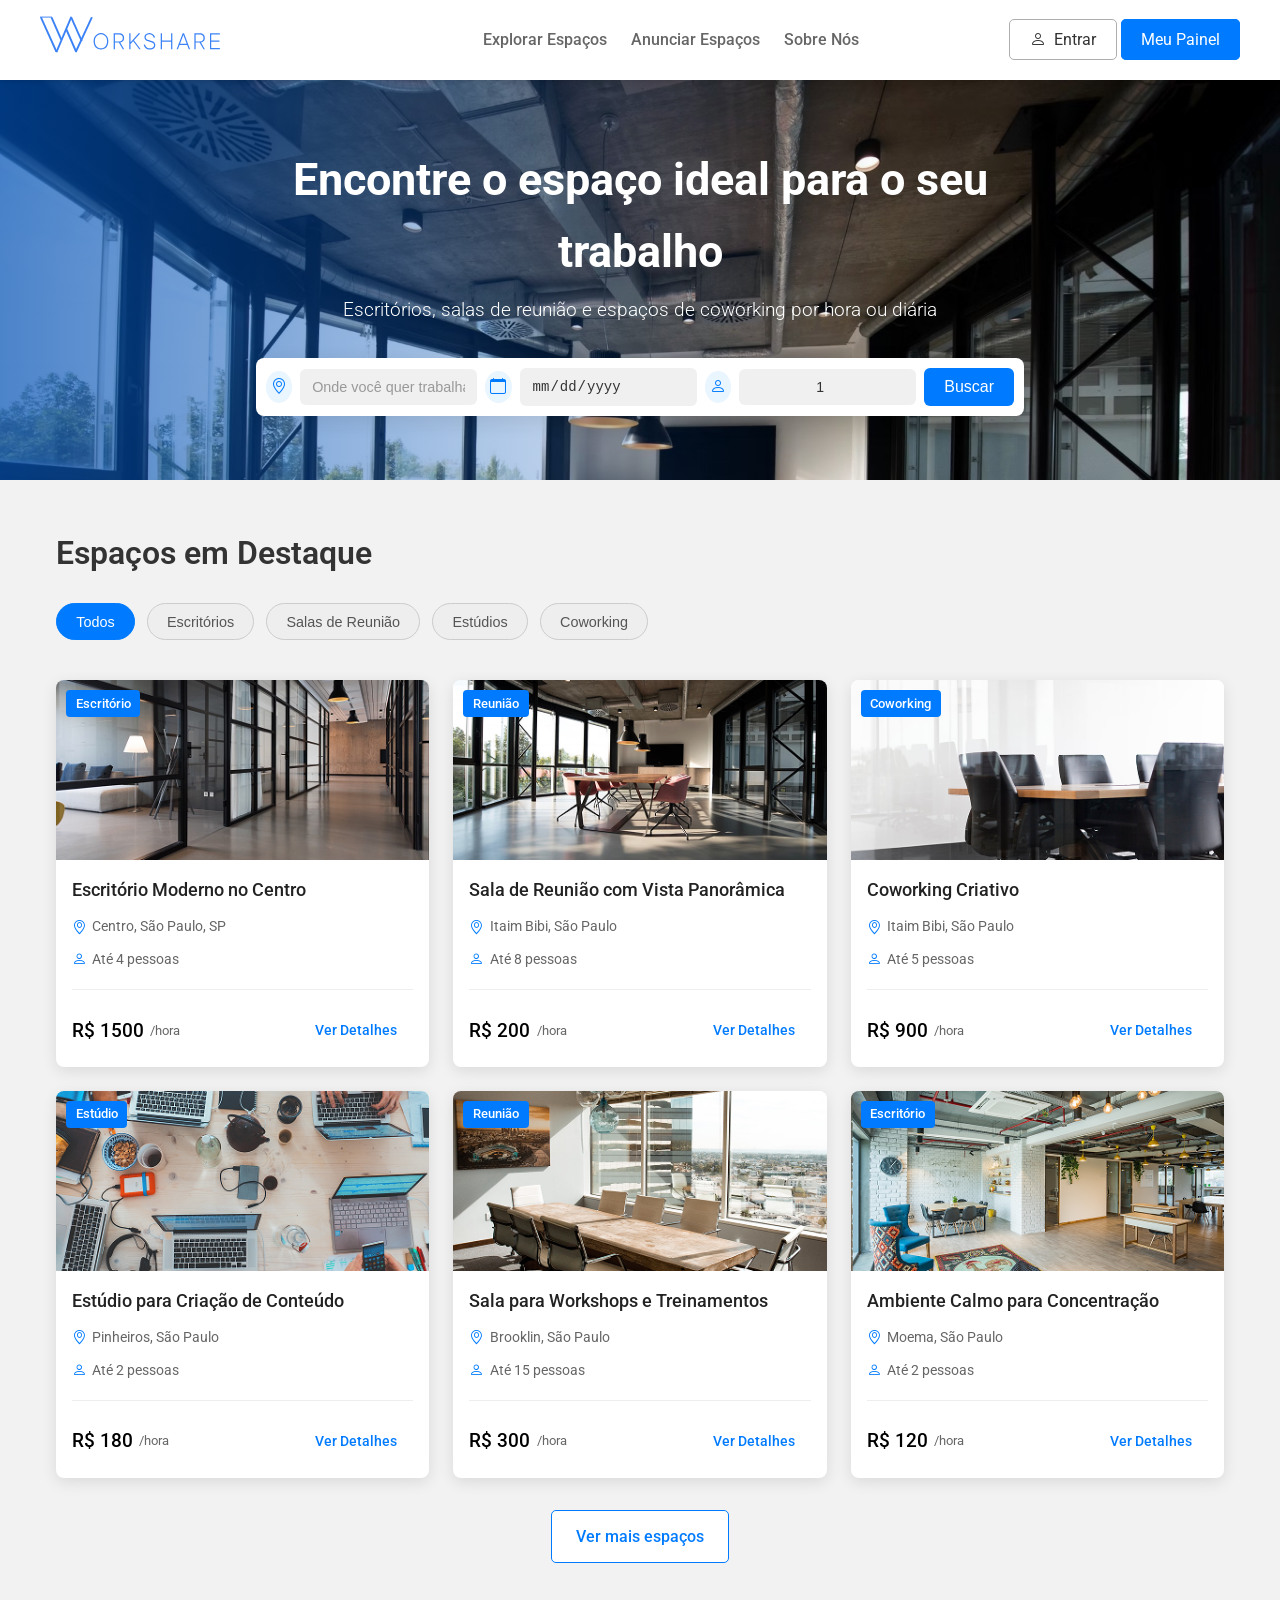
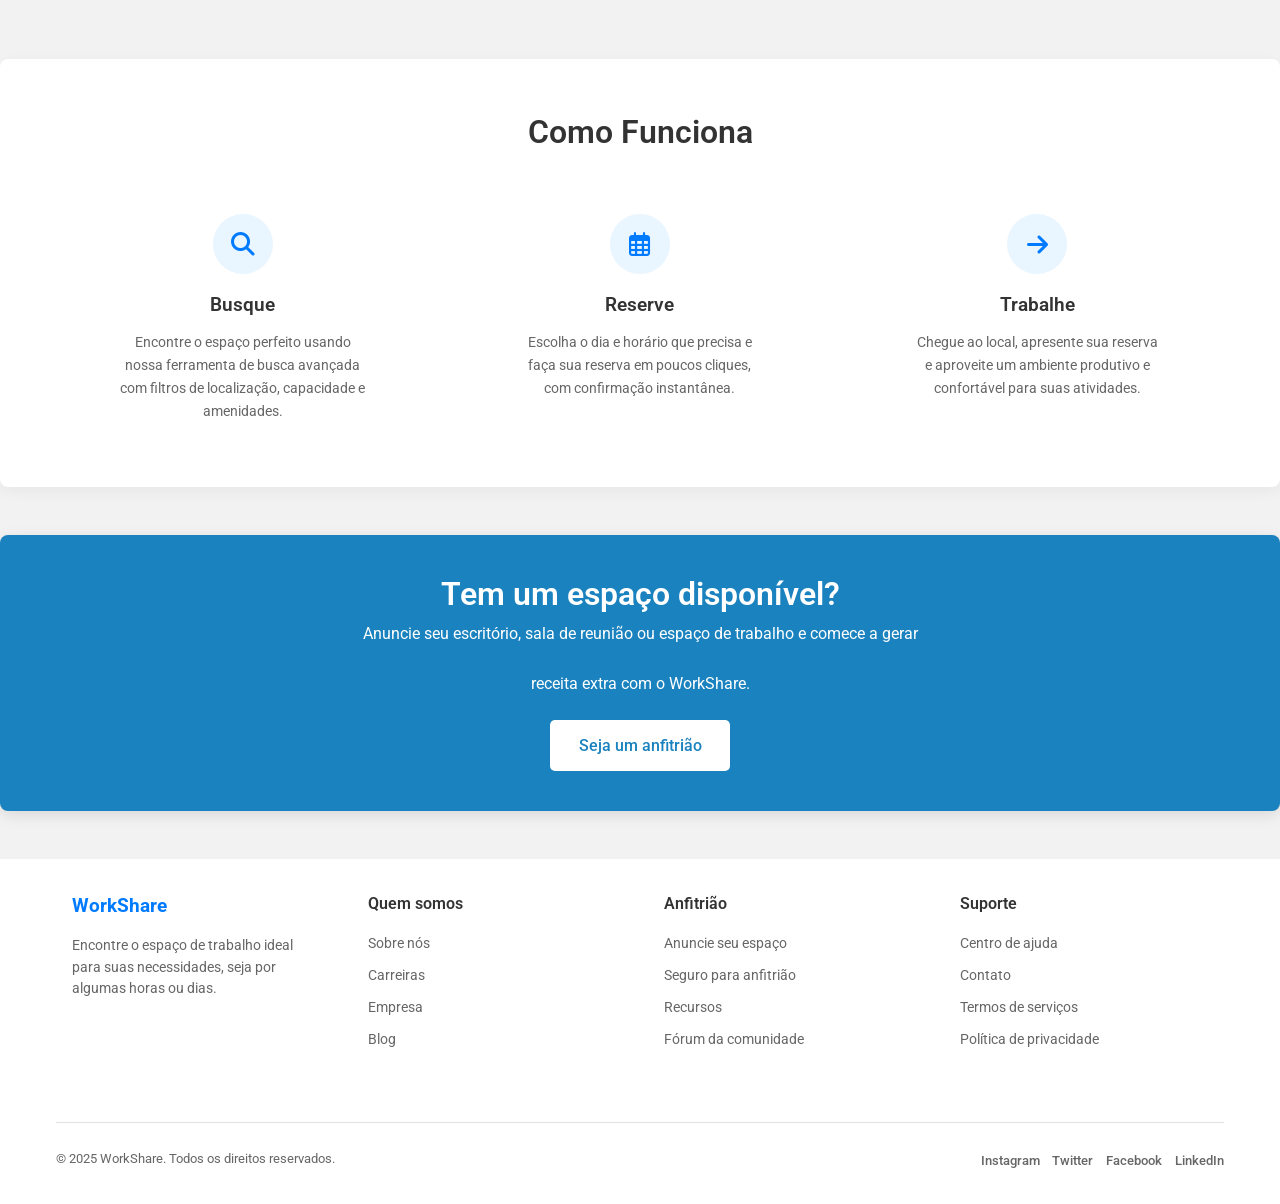
<file: index.html>
<!DOCTYPE html>
<html lang="pt-BR">
<head>
  <meta charset="UTF-8">
  <meta name="viewport" content="width=device-width, initial-scale=1.0">

  <link rel="preconnect" href="https://fonts.googleapis.com">
  <link rel="preconnect" href="https://fonts.gstatic.com" crossorigin>
  <link href="https://fonts.googleapis.com/css2?family=Roboto:ital,wght@0,100;0,300;0,400;0,500;0,700;0,900;1,100;1,300;1,400;1,500;1,700;1,900&display=swap" rel="stylesheet">

  <link rel="stylesheet" href="https://cdn.jsdelivr.net/npm/bootstrap-icons@1.11.3/font/bootstrap-icons.min.css">
  <link rel="stylesheet" href="https://cdnjs.cloudflare.com/ajax/libs/font-awesome/6.5.0/css/all.min.css">

  <title>WorkShare - Encontre seu Espaço de Trabalho</title>
  <link rel="stylesheet" href="home.css">
</head>
<body>
  <header>
    <div class="container header-content">
      <div class="logo"> 
        <a href="index.html"> <img src="app\static\assets\logo.svg" alt="WorkShare Logo">
        </a>
      </div>
      <nav>
        <ul>
          <li><a href="app\templates\pesquisar.html">Explorar Espaços</a></li>
          <li><a href="app\templates\adicionarEspaco.html">Anunciar Espaços</a></li>
          <li><a href="app\templates\sobre.html">Sobre Nós</a></li>
        </ul>
      </nav>
      <div class="auth-buttons">
        <a href="app\templates\login.html" class="btn login"><i class="bi-person"></i> Entrar</a>
        <a href="app\templates\dashboard.html" class="btn signup">Meu Painel</a>
      </div>
    </div>
  </header>

  <section class="hero-banner">
    <img src="app/static/imagens/Image.png" alt="Banner de espaço de trabalho" class="banner-img">
    <div class="banner-overlay"></div>
    <div class="banner-content">
      <div class="banner-text">
        <h1>Encontre o espaço ideal para o seu trabalho</h1>
        <p>Escritórios, salas de reunião e espaços de coworking por hora ou diária</p>
      </div>
      <div class="search-bar">
        <form class="search-form" action="app\templates\pesquisar.html" method="GET"> 
          <div class="input-group">
            <div class="icon-circle">
              <i class="bi-geo-alt"></i>
            </div>
            <input type="text" placeholder="Onde você quer trabalhar?" name="local">
          </div>

          <div class="input-group">
            <div class="icon-circle" id="heroCalendarIcon"> 
              <i class="bi bi-calendar"></i>
            </div>
            <input type="date" name="data" id="heroDateInput"> 
          </div>

          <div class="input-group">
            <div class="icon-circle">
              <i class="bi-person"></i>
            </div>
            <input type="number" name="pessoas" placeholder="1" value="1" min="1">
          </div>

          <button type="submit">Buscar</button>
        </form>
      </div>
    </div>
  </section>

  <section class="featured-spaces"> 
    <div class="container">
      <h3>Espaços em Destaque</h3>
      
      <div class="filter-buttons">
        <button class="filter-btn active" data-filter="todos">Todos</button>
        <button class="filter-btn" data-filter="escritorio">Escritórios</button>
        <button class="filter-btn" data-filter="reuniao">Salas de Reunião</button>
        <button class="filter-btn" data-filter="estudio">Estúdios</button>
        <button class="filter-btn" data-filter="coworking">Coworking</button>
      </div>

      <div class="spaces-grid">
        <div class="space-card" data-category="escritorio">
          <img src="app/static/imagens/image1.png" alt="Escritório Moderno no Centro">
          <span class="space-type-label">Escritório</span>
          <div class="space-info">
            <h4>Escritório Moderno no Centro</h4>
            <p><i class="bi bi-geo-alt"></i> Centro, São Paulo, SP</p>
            <p><i class="bi bi-person"></i> Até 4 pessoas</p>
            <hr>
            <div class="space-footer">
              <p class="price">R$ 1500<small>/hora</small></p> 
              <a href="app\templates\apresentacao.html" class="btn reserve-btn">Ver Detalhes</a>
            </div>
          </div>
        </div>

        <div class="space-card" data-category="reuniao">
          <img src="app/static/imagens/image2.png" alt="Sala de Reunião com Vista Panorâmica">
          <span class="space-type-label">Reunião</span>
          <div class="space-info">
            <h4>Sala de Reunião com Vista Panorâmica</h4>
            <p><i class="bi bi-geo-alt"></i> Itaim Bibi, São Paulo</p>
            <p><i class="bi bi-person"></i> Até 8 pessoas</p>
            <hr>
            <div class="space-footer">
              <p class="price">R$ 200<small>/hora</small></p>
              <a href="app\templates\apresentacao.html" class="btn reserve-btn">Ver Detalhes</a>
            </div>
          </div>
        </div>

        <div class="space-card" data-category="coworking">
          <img src="app/static/imagens/image3.png" alt="Coworking Criativo">
          <span class="space-type-label">Coworking</span>
          <div class="space-info">
            <h4>Coworking Criativo</h4>
            <p><i class="bi bi-geo-alt"></i> Itaim Bibi, São Paulo</p>
            <p><i class="bi bi-person"></i> Até 5 pessoas</p>
            <hr>
            <div class="space-footer">
              <p class="price">R$ 900<small>/hora</small></p>
              <a href="app\templates\apresentacao.html" class="btn reserve-btn">Ver Detalhes</a>
            </div>
          </div>
        </div>

        <div class="space-card" data-category="estudio">
          <img src="app/static/imagens/image4.png" alt="Estúdio para Criação de Conteúdo">
          <span class="space-type-label">Estúdio</span>
          <div class="space-info">
            <h4>Estúdio para Criação de Conteúdo</h4>
            <p><i class="bi bi-geo-alt"></i> Pinheiros, São Paulo</p>
            <p><i class="bi bi-person"></i> Até 2 pessoas</p>
            <hr>
            <div class="space-footer">
              <p class="price">R$ 180<small>/hora</small></p>
              <a href="app\templates\apresentacao.html" class="btn reserve-btn">Ver Detalhes</a>
            </div>
          </div>
        </div>

        <div class="space-card" data-category="reuniao">
          <img src="app/static/imagens/image5.png" alt="Sala para Workshops e Treinamentos">
          <span class="space-type-label">Reunião</span>
          <div class="space-info">
            <h4>Sala para Workshops e Treinamentos</h4>
            <p><i class="bi bi-geo-alt"></i> Brooklin, São Paulo</p>
            <p><i class="bi bi-person"></i> Até 15 pessoas</p>
            <hr>
            <div class="space-footer">
              <p class="price">R$ 300<small>/hora</small></p>
              <a href="app\templates\apresentacao.html" class="btn reserve-btn">Ver Detalhes</a>
            </div>
          </div>
        </div>

        <div class="space-card" data-category="escritorio">
          <img src="app/static/imagens/image6.png" alt="Ambiente Calmo para Concentração">
          <span class="space-type-label">Escritório</span>
          <div class="space-info">
            <h4>Ambiente Calmo para Concentração</h4>
            <p><i class="bi bi-geo-alt"></i> Moema, São Paulo</p>
            <p><i class="bi bi-person"></i> Até 2 pessoas</p>
            <hr>
            <div class="space-footer">
              <p class="price">R$ 120<small>/hora</small></p>
              <a href="app\templates\apresentacao.html" class="btn reserve-btn">Ver Detalhes</a>
            </div>
          </div>
        </div>
      </div>
      <div class="ver-mais-espacos">
        <a href="app\templates\pesquisar.html" class="btn-ver-mais">Ver mais espaços</a>
      </div>
    </div>
  </section>

  <section class="how-it-works">
    <div class="container">
      <h3>Como Funciona</h3>
      <div class="steps">
        <div class="step">
          <div class="icon">
            <i class="fas fa-search"></i>
          </div>
          <h4>Busque</h4>
          <p>Encontre o espaço perfeito usando nossa ferramenta de busca avançada com filtros de localização, capacidade e amenidades.</p>
        </div>
        <div class="step">
          <div class="icon">
            <i class="far fa-calendar-alt"></i>
          </div>
          <h4>Reserve</h4>
          <p>Escolha o dia e horário que precisa e faça sua reserva em poucos cliques, com confirmação instantânea.</p>
        </div>
        <div class="step">
          <div class="icon">
            <i class="fas fa-arrow-right"></i>
          </div>
          <h4>Trabalhe</h4>
          <p>Chegue ao local, apresente sua reserva e aproveite um ambiente produtivo e confortável para suas atividades.</p>
        </div>
      </div>
    </div>
  </section>

  <section class="cta">
    <div class="container">
      <h3>Tem um espaço disponível?</h3>
      <p>Anuncie seu escritório, sala de reunião ou espaço de trabalho e comece a gerar </p>
      <p>receita extra com o WorkShare.</p>
      <a href="app\templates\adicionarEspaco.html" class="btn">Seja um anfitrião</a>
    </div>
  </section>

  <footer>
    <div class="container">
      <div class="footer-columns">
        <div>
          <h3>WorkShare</h3>
          <p>Encontre o espaço de trabalho ideal para suas necessidades, seja por algumas horas ou dias.</p>
        </div>

        <div>
          <h4>Quem somos</h4>
          <ul>
            <li><a href="app\templates\sobre.html">Sobre nós</a></li>
            <li><a href="/carreiras">Carreiras</a></li>
            <li><a href="/empresa">Empresa</a></li>
            <li><a href="/blog">Blog</a></li>
          </ul>
        </div>

        <div>
          <h4>Anfitrião</h4>
          <ul>
            <li><a href="app\templates\adicionarEspaco.html">Anuncie seu espaço</a></li>
            <li><a href="app\templates\adicionarEspaco.html">Seguro para anfitrião</a></li>
            <li><a href="/recursos-anfitriao">Recursos</a></li>
            <li><a href="/forum-comunidade">Fórum da comunidade</a></li>
          </ul>
        </div>

        <div>
          <h4>Suporte</h4>
          <ul>
            <li><a href="/central-ajuda">Centro de ajuda</a></li>
            <li><a href="/contato">Contato</a></li>
            <li><a href="/termos-servicos">Termos de serviços</a></li>
            <li><a href="/politica-privacidade">Política de privacidade</a></li>
          </ul>
        </div>
      </div>

      <div class="footer-bottom">
        <hr>
        <div class="footer-bottom-content">
          <p>&copy; 2025 WorkShare. Todos os direitos reservados.</p>
          <nav class="social-links">
            <ul>
              <li><a href="https://instagram.com/workshare" target="_blank" rel="noopener noreferrer">Instagram</a></li>
              <li><a href="https://twitter.com/workshare" target="_blank" rel="noopener noreferrer">Twitter</a></li>
              <li><a href="https://facebook.com/workshare" target="_blank" rel="noopener noreferrer">Facebook</a></li>
              <li><a href="https://linkedin.com/company/workshare" target="_blank" rel="noopener noreferrer">LinkedIn</a></li>
            </ul>
          </nav>
        </div>
      </div>
    </div>
  </footer>

  <script src="home.js"></script>
</body>
</html>
</file>
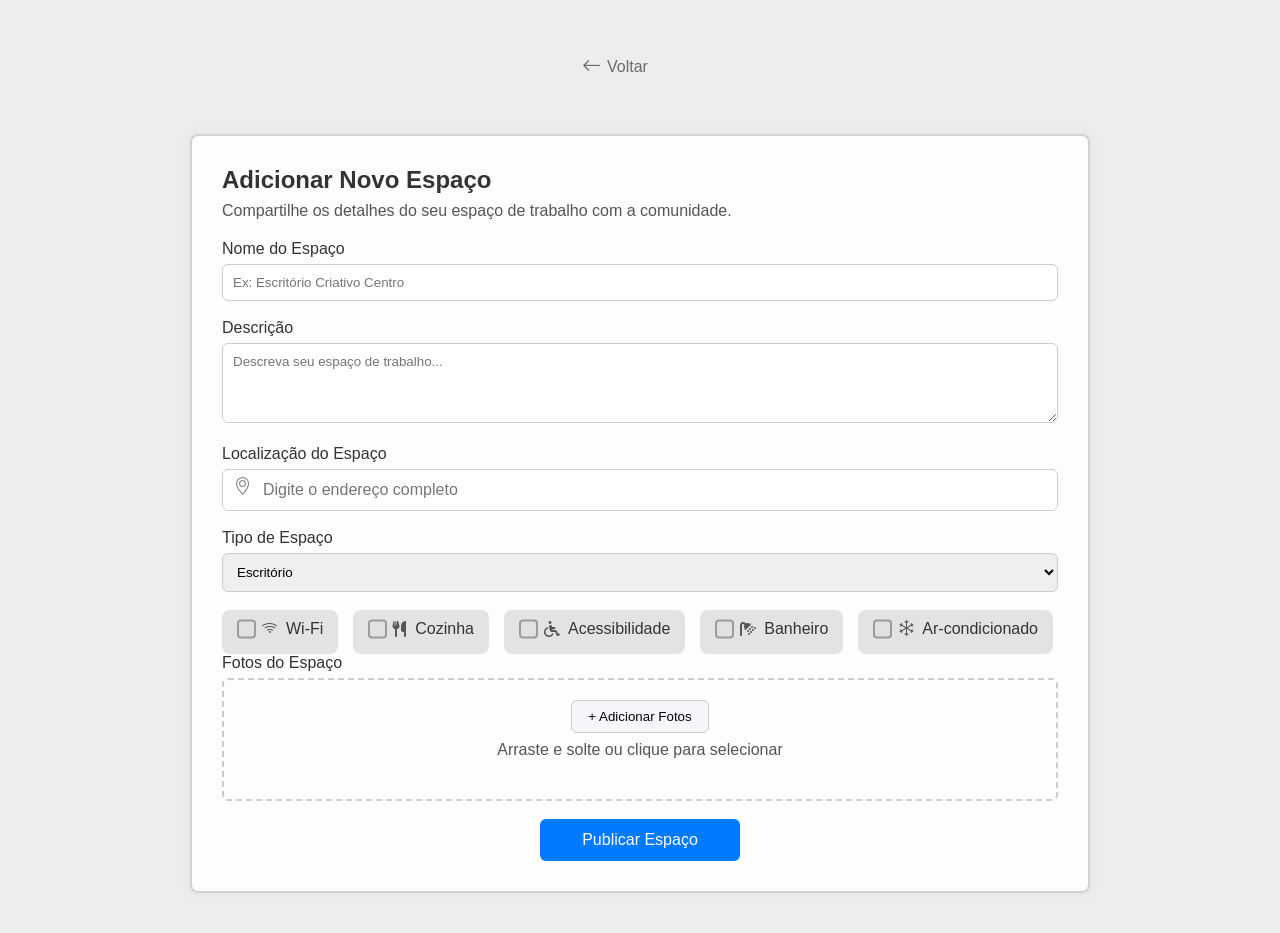
<file: app/templates/adicionarEspaco.html>
<!DOCTYPE html>
<html lang="pt-br">
<head>
    <meta charset="UTF-8">
    <meta name="viewport" content="width=device-width, initial-scale=1.0">

    <link rel="preconnect" href="https://fonts.googleapis.com">
    <link rel="preconnect" href="https://fonts.gstatic.com" crossorigin>
    <link href="https://fonts.googleapis.com/css2?family=Roboto:ital,wght@0,100;0,300;0,400;0,500;0,700;0,900;1,100;1,300;1,400;1,500;1,700;1,900&display=swap" rel="stylesheet">

    <!-- BOOTSTRAP ICONS -->
    <link rel="stylesheet" href="https://cdn.jsdelivr.net/npm/bootstrap-icons@1.11.3/font/bootstrap-icons.min.css">
    <link rel="stylesheet" href="https://cdnjs.cloudflare.com/ajax/libs/font-awesome/6.5.0/css/all.min.css">


    <title>Adicionar Novo Espaço</title>
    <link rel="stylesheet" href="../static/css/adicionarEspaço.css">
</head>
<body>

    <button class="btn-voltar" onclick="history.back()">
        <i class="bi bi-arrow-left"></i> Voltar
    </button>
    
    <div class="container">
           


        <h1>Adicionar Novo Espaço</h1>
        <p>Compartilhe os detalhes do seu espaço de trabalho com a comunidade.</p>

        <form>
            <label for="nome">Nome do Espaço</label>
            <input type="text" id="nome" placeholder="Ex: Escritório Criativo Centro">

            <label for="descricao">Descrição</label>
            <textarea id="descricao" placeholder="Descreva seu espaço de trabalho..."></textarea>

            <div class="input-com-icone">
                <label for="nome">Localização do Espaço</label>
                <i class="bi bi-geo-alt"></i>
                <input type="text" placeholder="Digite o endereço completo">
            </div>


            <label for="tipo">Tipo de Espaço</label>
            <select id="tipo">
                <option>Escritório</option>
                <option>Coworking</option>
                <option>Sala de Reunião</option>
                <option>Estúdio</option>
                <option>Outro</option>
            </select>

           <div class="comodidades">
                <div class="item">
                    <label>
                        <input type="checkbox">
                        <i class="bi bi-wifi"></i>
                        <span>Wi-Fi</span>
                    </label>
                </div>
                <div class="item">
                    <label>
                        <input type="checkbox">
                        <i class="fas fa-utensils"></i>
                        <span>Cozinha</span>
                    </label>
                </div>
                <div class="item">
                    <label>
                        <input type="checkbox">
                        <i class="fas fa-wheelchair"></i>
                        <span>Acessibilidade</span>
                    </label>
                </div>
                <div class="item">
                    <label>
                        <input type="checkbox">
                        <i class="fa-solid fa-shower"></i>
                        <span>Banheiro</span>
                    </label>
                </div>
                <div class="item">
                    <label>
                        <input type="checkbox">
                        <i class="bi bi-snow"></i>
                        <span>Ar-condicionado</span>
                    </label>
                </div>
            </div>


            <label>Fotos do Espaço</label>
            <div class="upload">
                <button type="button">+ Adicionar Fotos</button>
                <p>Arraste e solte ou clique para selecionar</p>
            </div>

            <button type="submit" class="publicar">Publicar Espaço</button>
        </form>
    </div>

</body>
</html>
</file>
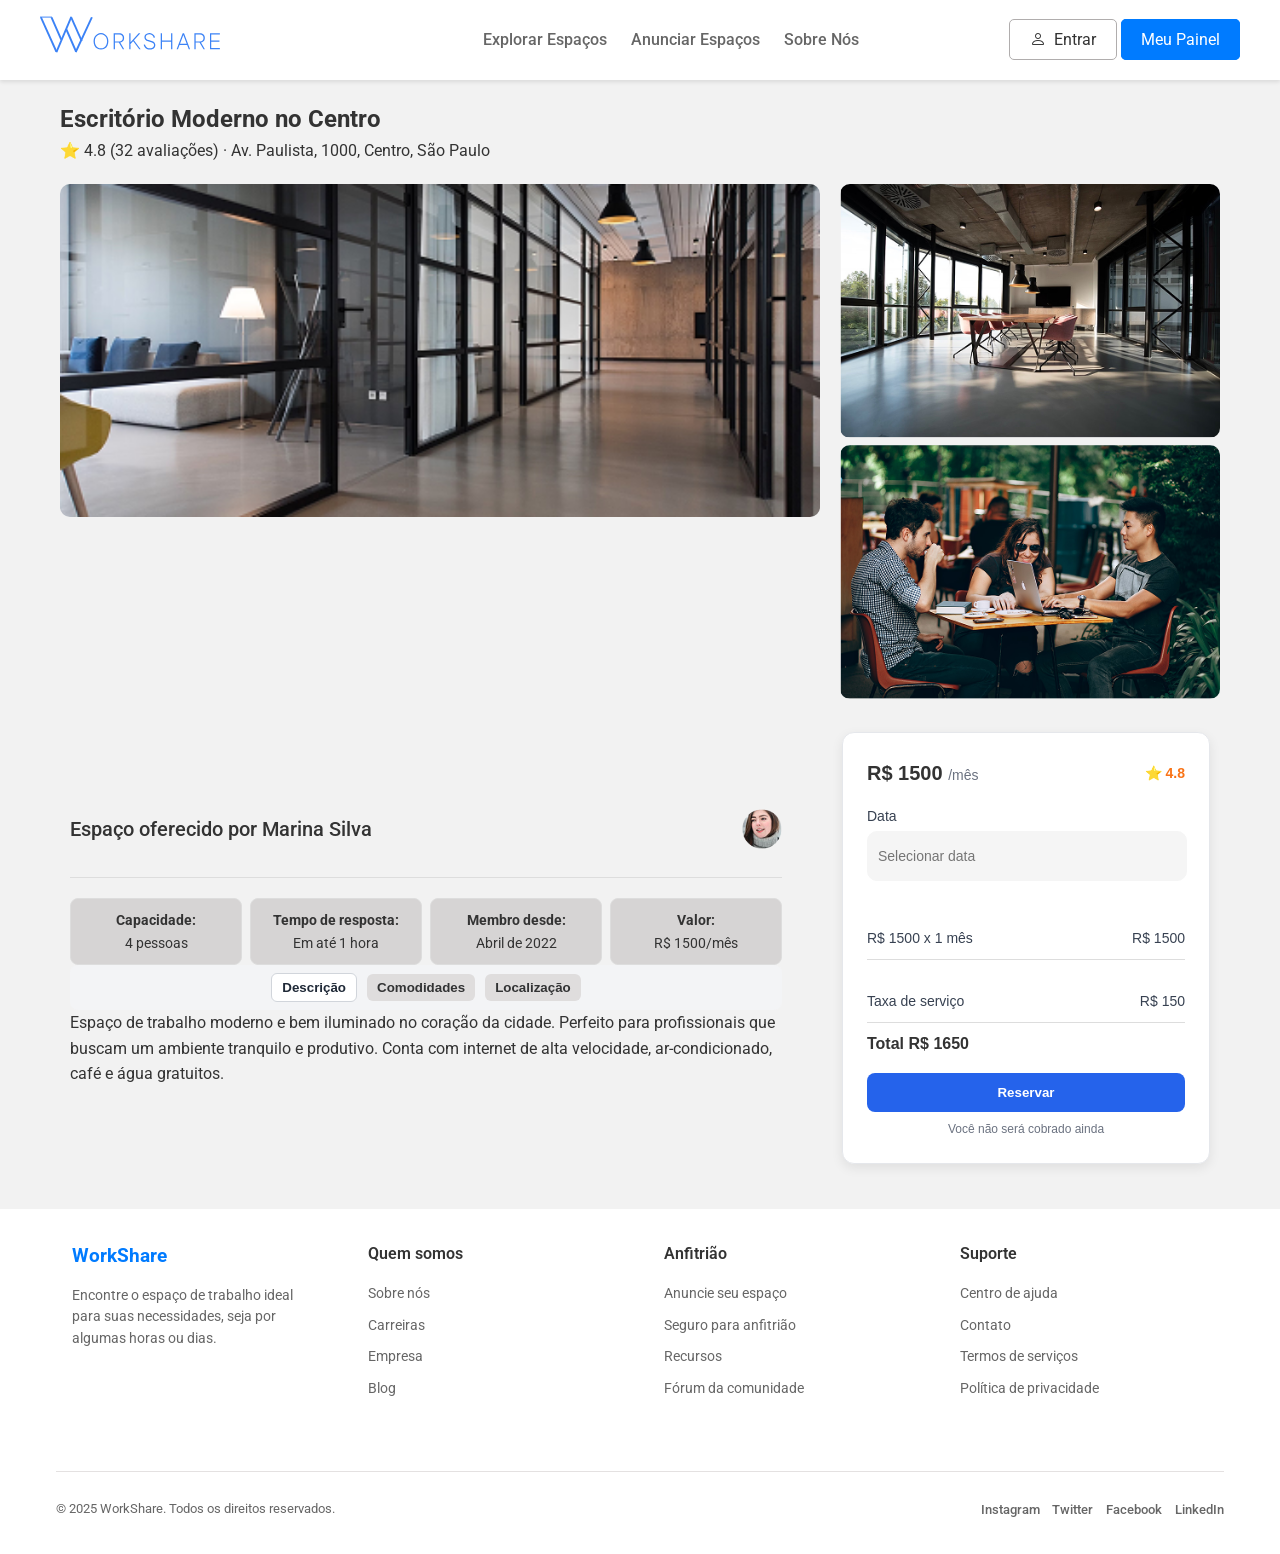
<file: app/templates/apresentacao.html>
<!DOCTYPE html>
<html lang="pt-BR">
<head>
  <meta charset="UTF-8">
  <meta name="viewport" content="width=device-width, initial-scale=1.0">

  <link rel="preconnect" href="https://fonts.googleapis.com">
  <link rel="preconnect" href="https://fonts.gstatic.com" crossorigin>
  <link href="https://fonts.googleapis.com/css2?family=Roboto:ital,wght@0,100;0,300;0,400;0,500;0,700;0,900;1,100;1,300;1,400;1,500;1,700;1,900&display=swap" rel="stylesheet">

  <link rel="stylesheet" href="https://cdn.jsdelivr.net/npm/bootstrap-icons@1.11.3/font/bootstrap-icons.min.css">
  <link rel="stylesheet" href="https://cdnjs.cloudflare.com/ajax/libs/font-awesome/6.5.0/css/all.min.css">

  <title>WorkShare - Encontre seu Espaço de Trabalho</title>
  <link rel="stylesheet" href="../static/css/apresentacao.css">
</head>
<body>
  <header>
    <div class="container header-content">
      <div class="logo"> 
        <a href="..\templates\home.html"> <img src="..\static\assets\logo.svg" alt="WorkShare Logo">
        </a>
      </div>
      <nav>
        <ul>
          <li><a href="..\templates\pesquisar.html">Explorar Espaços</a></li>
          <li><a href="..\templates\adicionarEspaco.html">Anunciar Espaços</a></li>
          <li><a href="..\templates\sobre.html">Sobre Nós</a></li>
        </ul>
      </nav>
      <div class="auth-buttons">
        <a href="..\templates\login.html" class="btn login"><i class="bi-person"></i> Entrar</a>
        <a href="dashboard.html" class="btn signup">Meu Painel</a>
      </div>
    </div>
  </header>

  <main>
        <section class="detalhes">
        <h1>Escritório Moderno no Centro</h1>
        <div class="avaliacoes">
            <span class="estrela">⭐</span> 4.8 (32 avaliações) · Av. Paulista, 1000, Centro, São Paulo
        </div>
        <div class="galeria">
            <img src="../static/imagens/image1.png" alt="Foto principal" class="foto-principal" />
            <div class="fotos-secundarias">
            <img src="../static/imagens/image2-2.png" alt="Espaço 1" />
            <img src="../static/imagens/image7.png" alt="Espaço 2" />
            </div>
        </div>

        <div class="container-infos-reserva">
            
        <div class="informacoes">
                <div class="perfil">
                <strong>Espaço oferecido por Marina Silva</strong>
                <img src="../static/imagens/image8.png" alt="Foto da Marina" class="foto-perfil">
                </div>
            <hr class="linha">

            <ul>
                <li><strong>Capacidade:</strong> <p>4 pessoas</p></li>
                <li><strong>Tempo de resposta:</strong> <p>Em até 1 hora</p>
                </li>
                <li><strong>Membro desde:</strong> <p>Abril de 2022</p></li>
                <li><strong>Valor:</strong> <p>R$ 1500/mês </p></li>
            </ul>

            
            <div class="abas-titulo">
                <button class="ativo" onclick="trocarAba('descricao')">Descrição</button>
                <button onclick="trocarAba('comodidades')">Comodidades</button>
                <button onclick="trocarAba('localizacao')">Localização</button>
            </div>


            <p>
                Espaço de trabalho moderno e bem iluminado no coração da cidade. Perfeito para
                profissionais que buscam um ambiente tranquilo e produtivo. Conta com internet de
                alta velocidade, ar-condicionado, café e água gratuitos.
            </p>
            
        
        </div>

        <aside class="reserva">
        <div class="preco">
            <h2>R$ 1500 <span>/mês</span></h2>
            <div class="avaliacao">⭐ <span>4.8</span></div>
        </div>

        <label for="data">Data</label>
        <input type="text" placeholder="Selecionar data" name="data">

        <div class="resumo">
            <div class="linha">
            <span>R$ 1500 x 1 mês</span>
            <span>R$ 1500</span>
            </div>
            <div class="linha">
            <span>Taxa de serviço</span>
            <span>R$ 150</span>
            </div>
        
            <strong>Total</strong>
            <strong>R$ 1650</strong>
            
        </div>

        <a href="reserva.html"><button>Reservar</button></a>

        <p class="alerta">Você não será cobrado ainda</p>
        </aside>

        </div>
    </section>

  </main>



  <footer>
    <div class="container">
      <div class="footer-columns">
        <div>
          <h3>WorkShare</h3>
          <p>Encontre o espaço de trabalho ideal para suas necessidades, seja por algumas horas ou dias.</p>
        </div>

        <div>
          <h4>Quem somos</h4>
          <ul>
            <li><a href="/sobre-nos">Sobre nós</a></li>
            <li><a href="/carreiras">Carreiras</a></li>
            <li><a href="/empresa">Empresa</a></li>
            <li><a href="/blog">Blog</a></li>
          </ul>
        </div>

        <div>
          <h4>Anfitrião</h4>
          <ul>
            <li><a href="/anunciar-espacos">Anuncie seu espaço</a></li>
            <li><a href="/seguro-anfitriao">Seguro para anfitrião</a></li>
            <li><a href="/recursos-anfitriao">Recursos</a></li>
            <li><a href="/forum-comunidade">Fórum da comunidade</a></li>
          </ul>
        </div>

        <div>
          <h4>Suporte</h4>
          <ul>
            <li><a href="/central-ajuda">Centro de ajuda</a></li>
            <li><a href="/contato">Contato</a></li>
            <li><a href="/termos-servicos">Termos de serviços</a></li>
            <li><a href="/politica-privacidade">Política de privacidade</a></li>
          </ul>
        </div>
      </div>

      <div class="footer-bottom">
        <hr>
        <div class="footer-bottom-content">
          <p>&copy; 2025 WorkShare. Todos os direitos reservados.</p>
          <nav class="social-links">
            <ul>
              <li><a href="https://instagram.com/workshare" target="_blank" rel="noopener noreferrer">Instagram</a></li>
              <li><a href="https://twitter.com/workshare" target="_blank" rel="noopener noreferrer">Twitter</a></li>
              <li><a href="https://facebook.com/workshare" target="_blank" rel="noopener noreferrer">Facebook</a></li>
              <li><a href="https://linkedin.com/company/workshare" target="_blank" rel="noopener noreferrer">LinkedIn</a></li>
            </ul>
          </nav>
        </div>
      </div>
    </div>
  </footer>

  <script src="../static/js/home.js"></script>
</body>
</html>
</file>
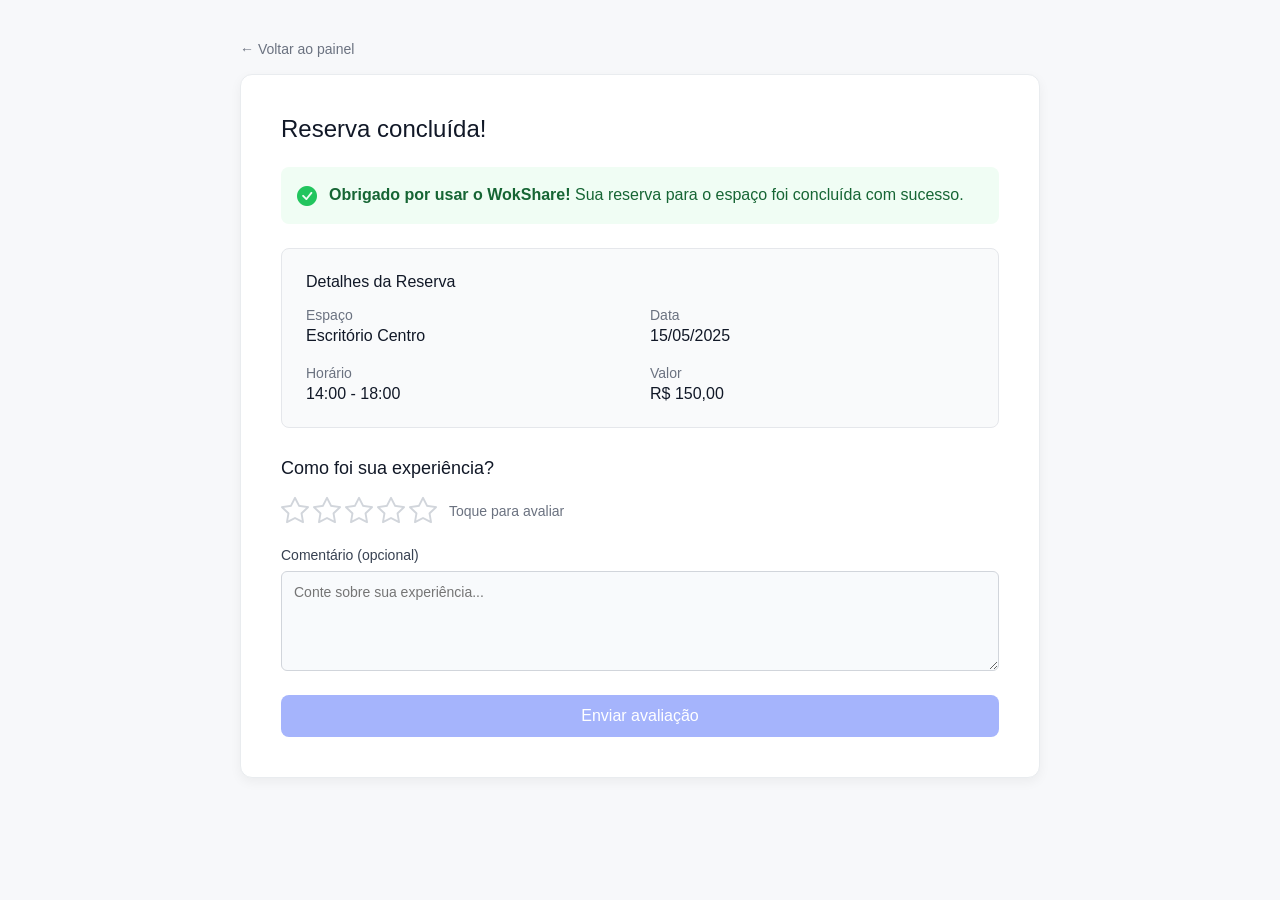
<file: app/templates/avaliar.html>
<!DOCTYPE html>
<html lang="pt-br">
<head>
    <meta charset="UTF-8">
    <meta name="viewport" content="width=device-width, initial-scale=1.0">
    <title>Reserva Concluída</title>
    <link rel="stylesheet" href="https://cdn.jsdelivr.net/npm/bootstrap-icons@1.11.3/font/bootstrap-icons.min.css">

    <link rel="stylesheet" href="../static/css/avaliar.css">
</head>
<body>

    <div class="page-container">
        <header class="page-header">
            <a href="minhasReservas.html" class="back-link">← Voltar ao painel</a>
        </header>

        <div class="main-card">
            <h1>Reserva concluída!</h1>

            <div class="alert alert-success">
                <i class="bi bi-check-circle-fill"></i>
                <p><strong>Obrigado por usar o WokShare!</strong> Sua reserva para o espaço foi concluída com sucesso.</p>
            </div>

            <div class="details-box">
                <h2>Detalhes da Reserva</h2>
                <div class="details-grid">
                    <div class="detail-item">
                        <span>Espaço</span>
                        <strong>Escritório Centro</strong>
                    </div>
                    <div class="detail-item">
                        <span>Data</span>
                        <strong>15/05/2025</strong>
                    </div>
                    <div class="detail-item">
                        <span>Horário</span>
                        <strong>14:00 - 18:00</strong>
                    </div>
                    <div class="detail-item">
                        <span>Valor</span>
                        <strong>R$ 150,00</strong>
                    </div>
                </div>
            </div>

            <form class="review-form">
                <h2>Como foi sua experiência?</h2>
                <div class="rating-group">
                    <div class="rating-stars">
                        <i class="bi bi-star"></i>
                        <i class="bi bi-star"></i>
                        <i class="bi bi-star"></i>
                        <i class="bi bi-star"></i>
                        <i class="bi bi-star"></i>
                    </div>
                    <span>Toque para avaliar</span>
                </div>

                <div class="form-group">
                    <label for="comentario">Comentário (opcional)</label>
                    <textarea id="comentario" rows="4" placeholder="Conte sobre sua experiência..."></textarea>
                </div>

                <button type="submit" class="btn-submit">Enviar avaliação</button>
            </form>
        </div>
    </div>

</body>
</html>
</file>
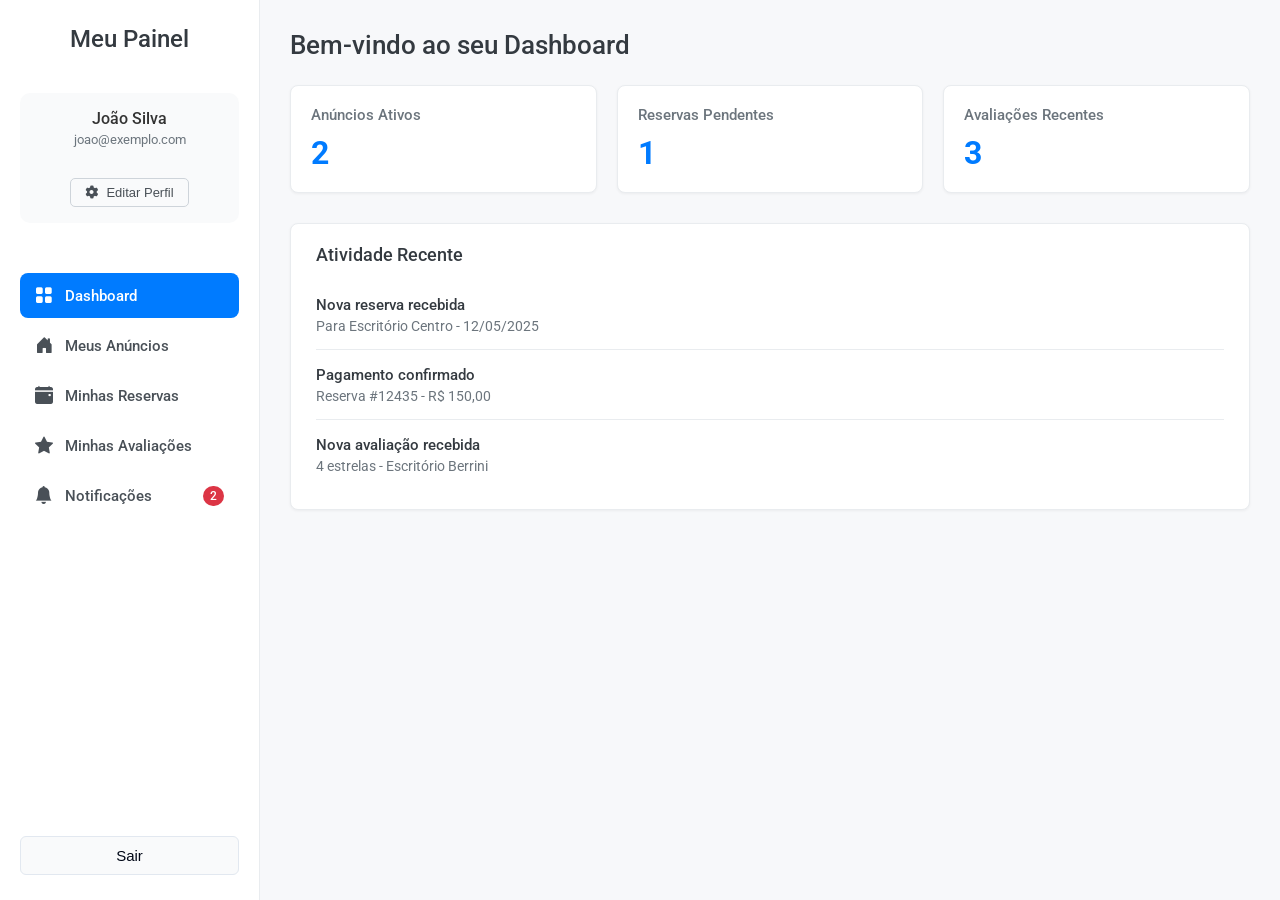
<file: app/templates/dashboard.html>
<!DOCTYPE html>
<html lang="pt-br">

<head>
    <meta charset="UTF-8">
    <meta name="viewport" content="width=device-width, initial-scale=1.0">

    <link rel="preconnect" href="https://fonts.googleapis.com">
    <link rel="preconnect" href="https://fonts.gstatic.com" crossorigin>
    <link href="https://fonts.googleapis.com/css2?family=Roboto:wght@400;500;700&display=swap" rel="stylesheet">

    <link rel="stylesheet" href="https://cdn.jsdelivr.net/npm/bootstrap-icons@1.11.3/font/bootstrap-icons.min.css">
    <link rel="stylesheet" href="https://cdnjs.cloudflare.com/ajax/libs/font-awesome/6.5.0/css/all.min.css">

    <title>Dashboard</title>
    <link rel="stylesheet" href="../static/css/dashboard.css">
</head>

<body>
    <div class="container">
        <aside class="sidebar">
            <h2 class="logo">Meu Painel</h2>

            <div class="profile">
                <h4>João Silva</h4>
                <p class="email">joao@exemplo.com</p>
                <a href="editarPerfil.html" style="text-decoration: none;">
                    <button class="btn-profile">
                        <i class="fas fa-cog"></i> Editar Perfil
                    </button>
                </a>
            </div>

            <nav>
                <ul>
                    <li class="active">
                        <a href="dashboard.html">
                            <i class="bi bi-grid-fill"></i> Dashboard
                        </a>
                    </li>
                    <li>
                        <a href="meusAnuncios.html">
                            <i class="bi bi-house-door-fill"></i> Meus Anúncios
                        </a>
                    </li>
                    <li>
                        <a href="minhasReservas.html">
                            <i class="bi bi-calendar-event-fill"></i> Minhas Reservas
                        </a>
                    </li>
                    <li>
                        <a href="minhasAvaliacoes.html">
                            <i class="bi bi-star-fill"></i> Minhas Avaliações
                        </a>
                    </li>
                    <li>
                        <a href="notificacoes.html">
                            <i class="bi bi-bell-fill"></i> Notificações <span class="badge">2</span>
                        </a>
                    </li>
                </ul>
            </nav>

            <a href="../templates/home.html" class="logout-link">
                <button class="btn-logout">Sair</button>
            </a>

        </aside>


        <main class="main-content">
            <h1>Bem-vindo ao seu Dashboard</h1>

            <div class="cards">
                <div class="card">
                    <h3>Anúncios Ativos</h3>
                    <p class="number">2</p>
                </div>
                <div class="card">
                    <h3>Reservas Pendentes</h3>
                    <p class="number">1</p>
                </div>
                <div class="card">
                    <h3>Avaliações Recentes</h3>
                    <p class="number">3</p>
                </div>
            </div>

            <div class="activities">
                <h3>Atividade Recente</h3>
                <ul>
                    <li>
                        <strong>Nova reserva recebida</strong>
                        <p class="activity-detail">Para Escritório Centro - 12/05/2025</p>
                    </li>
                    <li>
                        <strong>Pagamento confirmado</strong>
                        <p class="activity-detail">Reserva #12435 - R$ 150,00</p>
                    </li>
                    <li>
                        <strong>Nova avaliação recebida</strong>
                        <p class="activity-detail">4 estrelas - Escritório Berrini</p>
                    </li>
                </ul>
            </div>
        </main>
    </div>
</body>

</html>
</file>
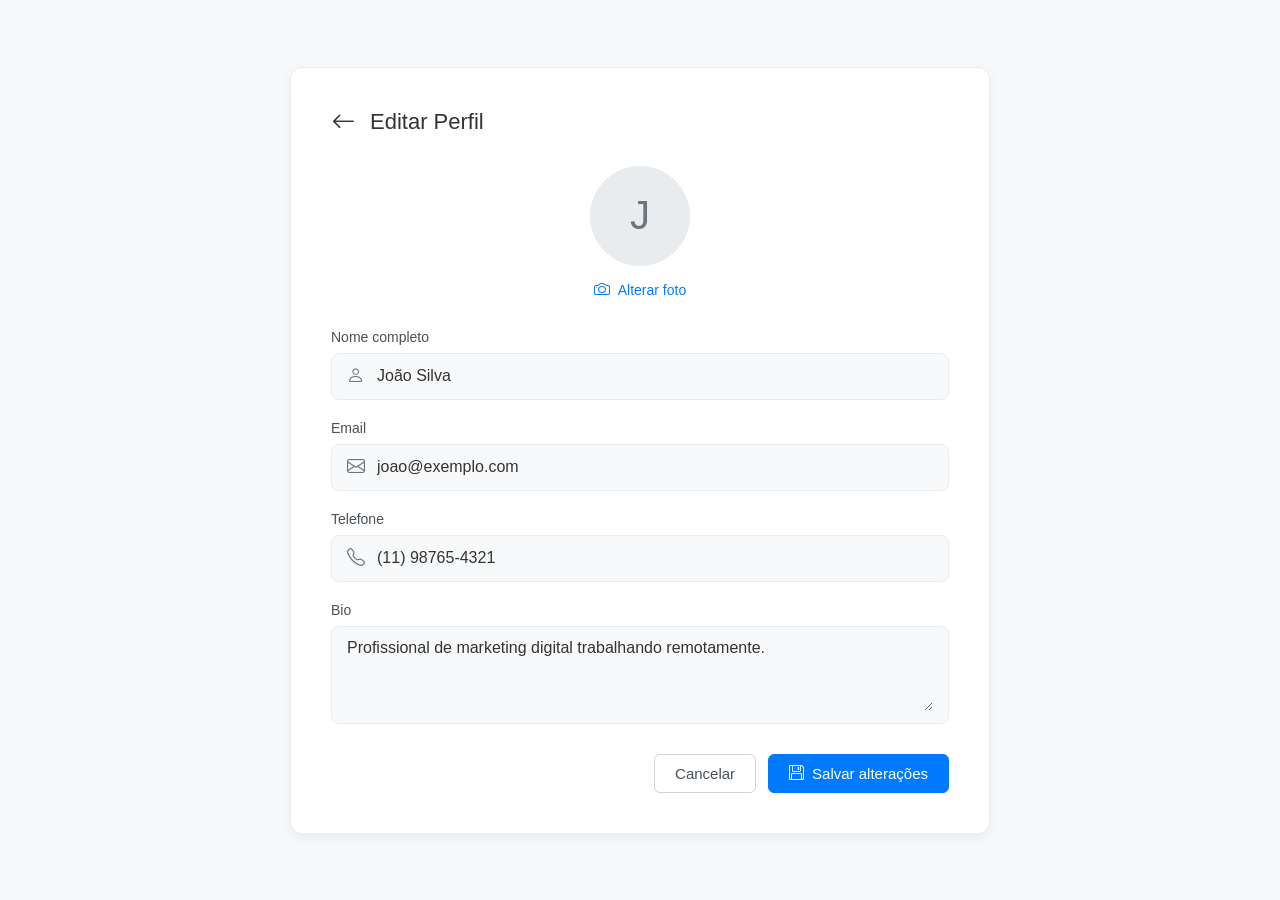
<file: app/templates/editarPerfil.html>
<!DOCTYPE html>
<html lang="pt-br">
<head>
    <meta charset="UTF-8">
    <meta name="viewport" content="width=device-width, initial-scale=1.0">
    <title>Editar Perfil</title>
    <link rel="stylesheet" href="https://cdn.jsdelivr.net/npm/bootstrap-icons@1.11.3/font/bootstrap-icons.min.css">

    <link rel="stylesheet" href="../static/css/editarPerfil.css">
</head>
<body>

    <div class="page-container">
        <div class="form-card">
            <header class="card-header">
                <a href="dashboard.html" class="back-link"><i class="bi bi-arrow-left"></i></a>
                <h1>Editar Perfil</h1>
            </header>

            <section class="avatar-section">
                <div class="avatar">
                    <span>J</span>
                </div>
                <button class="change-photo-btn">
                    <i class="bi bi-camera"></i> Alterar foto
                </button>
            </section>

            <form>
                <div class="form-group">
                    <label for="nome">Nome completo</label>
                    <div class="input-wrapper">
                        <i class="bi bi-person"></i>
                        <input type="text" id="nome" value="João Silva">
                    </div>
                </div>

                <div class="form-group">
                    <label for="email">Email</label>
                    <div class="input-wrapper">
                        <i class="bi bi-envelope"></i>
                        <input type="email" id="email" value="joao@exemplo.com">
                    </div>
                </div>

                <div class="form-group">
                    <label for="telefone">Telefone</label>
                    <div class="input-wrapper">
                        <i class="bi bi-telephone"></i>
                        <input type="tel" id="telefone" value="(11) 98765-4321">
                    </div>
                </div>

                <div class="form-group">
                    <label for="bio">Bio</label>
                    <div class="input-wrapper">
                        <textarea id="bio" rows="4">Profissional de marketing digital trabalhando remotamente.</textarea>
                    </div>
                </div>

                <div class="form-actions">
                    <button type="button" class="btn btn-cancel">Cancelar</button>
                    <button type="submit" class="btn btn-save">
                        <i class="bi bi-floppy"></i> Salvar alterações
                    </button>
                </div>
            </form>
        </div>
    </div>

</body>
</html>
</file>
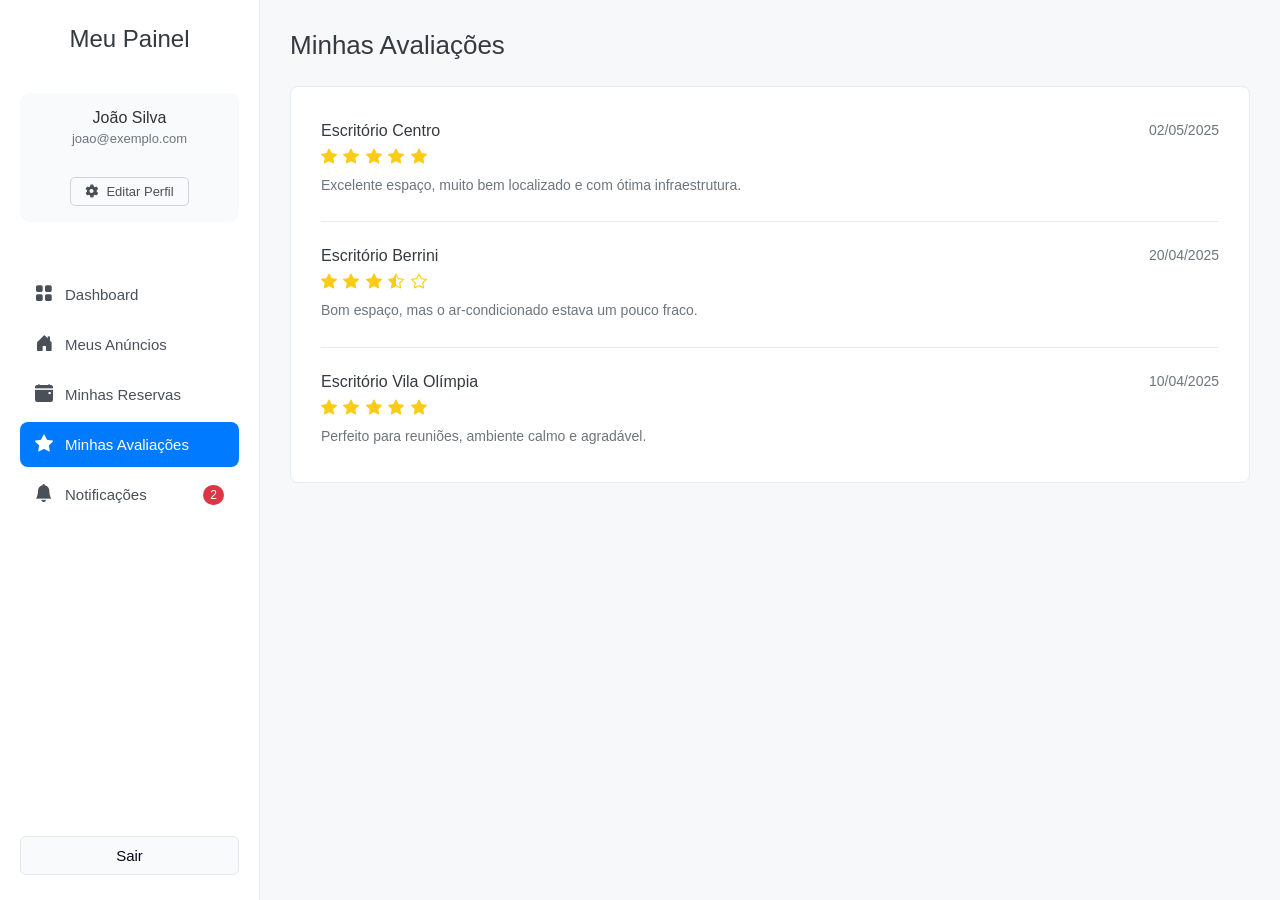
<file: app/templates/minhasAvaliacoes.html>
<!DOCTYPE html>
<html lang="pt-br">

<head>
    <meta charset="UTF-8">
    <meta name="viewport" content="width=device-width, initial-scale=1.0">
    <title>Minhas Avaliações</title>
    <link rel="stylesheet" href="https://cdn.jsdelivr.net/npm/bootstrap-icons@1.11.3/font/bootstrap-icons.min.css">
    <link rel="stylesheet" href="https://cdnjs.cloudflare.com/ajax/libs/font-awesome/6.5.0/css/all.min.css">

    <link rel="stylesheet" href="../static/css/minhasAvaliacoes.css">
</head>

<body>
    <div class="container">
        <aside class="sidebar">
            <h2 class="logo">Meu Painel</h2>

            <div class="profile">
                <h4>João Silva</h4>
                <p class="email">joao@exemplo.com</p>
                <a href="editarPerfil.html" style="text-decoration: none;">
                    <button class="btn-profile">
                        <i class="fas fa-cog"></i> Editar Perfil
                    </button>
                </a>
            </div>

            <nav>
                <ul>
                    <li>
                        <a href="dashboard.html">
                            <i class="bi bi-grid-fill"></i> Dashboard
                        </a>
                    </li>
                    <li>
                        <a href="meusAnuncios.html">
                            <i class="bi bi-house-door-fill"></i> Meus Anúncios
                        </a>
                    </li>
                    <li>
                        <a href="minhasReservas.html">
                            <i class="bi bi-calendar-event-fill"></i> Minhas Reservas
                        </a>
                    </li>
                    <li class="active">
                        <a href="minhasAvaliacoes.html">
                            <i class="bi bi-star-fill"></i> Minhas Avaliações
                        </a>
                    </li>
                    <li>
                        <a href="notificacoes.html">
                            <i class="bi bi-bell-fill"></i> Notificações <span class="badge">2</span>
                        </a>
                    </li>
                </ul>
            </nav>

            <a href="home.html" class="logout-link">
                <button class="btn-logout">Sair</button>
            </a>
        </aside>

        <main class="main-content">
            <h1>Minhas Avaliações</h1>

            <div class="reviews-container">
                <div class="review-item">
                    <div class="review-content">
                        <strong>Escritório Centro</strong>
                        <div class="star-rating">
                            <i class="bi bi-star-fill"></i>
                            <i class="bi bi-star-fill"></i>
                            <i class="bi bi-star-fill"></i>
                            <i class="bi bi-star-fill"></i>
                            <i class="bi bi-star-fill"></i>
                        </div>
                        <p class="review-text">Excelente espaço, muito bem localizado e com ótima infraestrutura.</p>
                    </div>
                    <span class="review-date">02/05/2025</span>
                </div>

                <div class="review-item">
                    <div class="review-content">
                        <strong>Escritório Berrini</strong>
                        <div class="star-rating">
                            <i class="bi bi-star-fill"></i>
                            <i class="bi bi-star-fill"></i>
                            <i class="bi bi-star-fill"></i>
                            <i class="bi bi-star-half"></i>
                            <i class="bi bi-star"></i>
                        </div>
                        <p class="review-text">Bom espaço, mas o ar-condicionado estava um pouco fraco.</p>
                    </div>
                    <span class="review-date">20/04/2025</span>
                </div>

                <div class="review-item">
                    <div class="review-content">
                        <strong>Escritório Vila Olímpia</strong>
                        <div class="star-rating">
                            <i class="bi bi-star-fill"></i>
                            <i class="bi bi-star-fill"></i>
                            <i class="bi bi-star-fill"></i>
                            <i class="bi bi-star-fill"></i>
                            <i class="bi bi-star-fill"></i>
                        </div>
                        <p class="review-text">Perfeito para reuniões, ambiente calmo e agradável.</p>
                    </div>
                    <span class="review-date">10/04/2025</span>
                </div>
            </div>
        </main>
    </div>
</body>

</html>
</file>
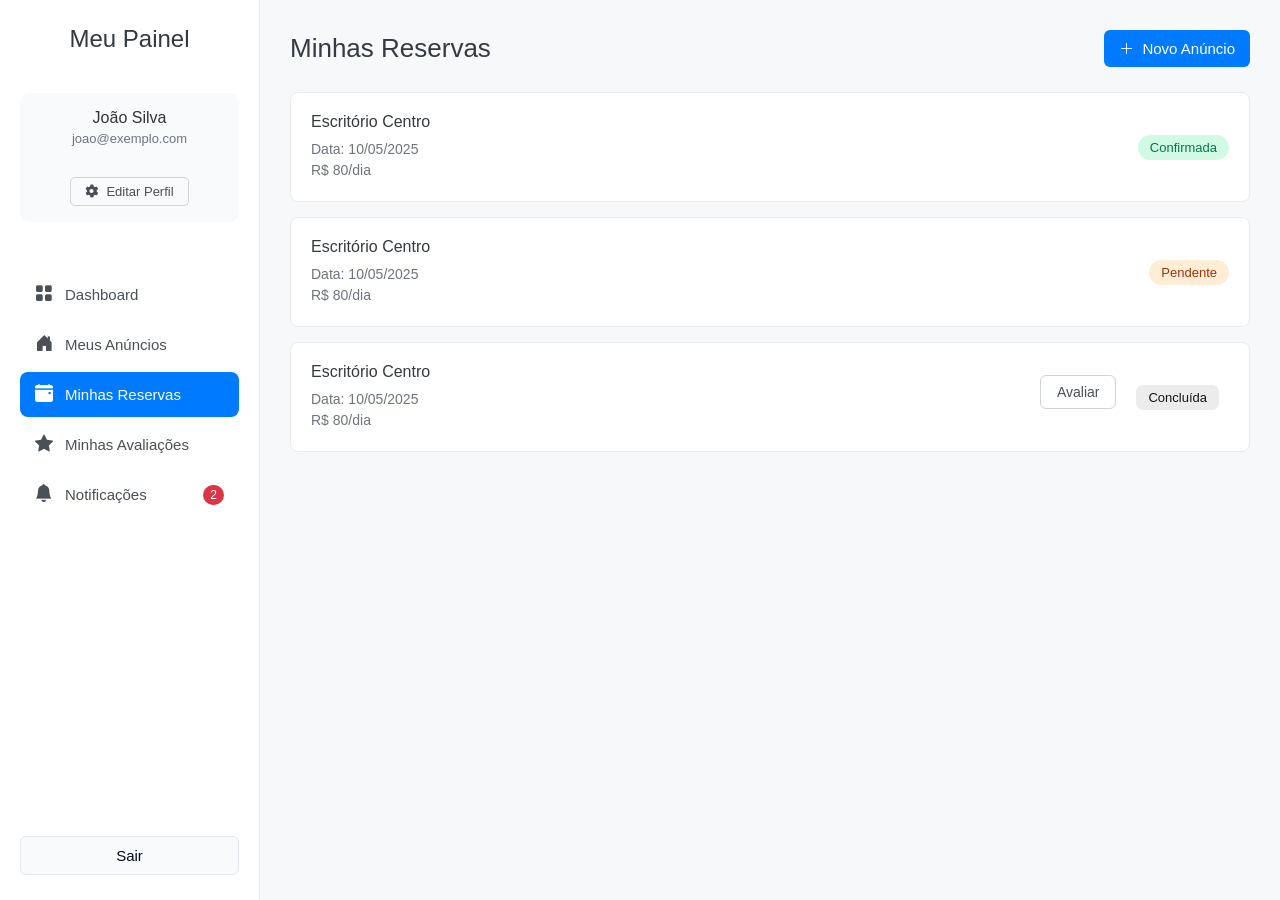
<file: app/templates/minhasReservas.html>
<!DOCTYPE html>
<html lang="pt-br">

<head>
    <meta charset="UTF-8">
    <meta name="viewport" content="width=device-width, initial-scale=1.0">
    <title>Minhas Reservas</title>
    <link rel="stylesheet" href="https://cdn.jsdelivr.net/npm/bootstrap-icons@1.11.3/font/bootstrap-icons.min.css">
    <link rel="stylesheet" href="https://cdnjs.cloudflare.com/ajax/libs/font-awesome/6.5.0/css/all.min.css">

    <link rel="stylesheet" href="../static/css/minhasReservas.css">
</head>

<body>
    <div class="container">
        <aside class="sidebar">
            <h2 class="logo">Meu Painel</h2>

            <div class="profile">
                <h4>João Silva</h4>
                <p class="email">joao@exemplo.com</p>
                <a href="editarPerfil.html" style="text-decoration: none;">
                    <button class="btn-profile">
                        <i class="fas fa-cog"></i> Editar Perfil
                    </button>
                </a>
            </div>

            <nav>
                <ul>
                    <li>
                        <a href="dashboard.html">
                            <i class="bi bi-grid-fill"></i> Dashboard
                        </a>
                    </li>
                    <li>
                        <a href="meusAnuncios.html">
                            <i class="bi bi-house-door-fill"></i> Meus Anúncios
                        </a>
                    </li>
                    <li class="active">
                        <a href="minhasReservas.html">
                            <i class="bi bi-calendar-event-fill"></i> Minhas Reservas
                        </a>
                    </li>
                    <li>
                        <a href="minhasAvaliacoes.html">
                            <i class="bi bi-star-fill"></i> Minhas Avaliações
                        </a>
                    </li>
                    <li>
                        <a href="notificacoes.html">
                            <i class="bi bi-bell-fill"></i> Notificações <span class="badge">2</span>
                        </a>
                    </li>
                </ul>
            </nav>

            <a href="home.html" class="logout-link">
                <button class="btn-logout">Sair</button>
            </a>
        </aside>

        <main class="main-content">
            <div class="main-header">
                <h1>Minhas Reservas</h1>
                <a href="adicionarEspaco.html" style="text-decoration: none;">
                    <button class="btn-new">
                    <i class="bi bi-plus-lg"></i> Novo Anúncio
                </button>
                </a>
            </div>

            <div class="reservations-list">
                <div class="reservation-card">
                    <div class="reservation-details">
                        <strong>Escritório Centro</strong>
                        <span>Data: 10/05/2025</span>
                        <p>R$ 80/dia</p>
                    </div>
                    <div class="reservation-status">
                        <span class="status status-confirmed">Confirmada</span>
                    </div>
                </div>

                <div class="reservation-card">
                    <div class="reservation-details">
                        <strong>Escritório Centro</strong>
                        <span>Data: 10/05/2025</span>
                        <p>R$ 80/dia</p>
                    </div>
                    <div class="reservation-status">
                        <span class="status status-pending">Pendente</span>
                    </div>
                </div>

                <div class="reservation-card">
                    <div class="reservation-details">
                        <strong>Escritório Centro</strong>
                        <span>Data: 10/05/2025</span>
                        <p>R$ 80/dia</p>
                    </div>
                    <div class="reservation-actions">
                        <a href="avaliar.html">
                            <button class="btn-action btn-secondary">Avaliar</button>
                        </a>
                        
                        <span class="status status-concluida">Concluída</span>
                    </div>
                </div>
            </div>
        </main>
    </div>
</body>

</html>
</file>
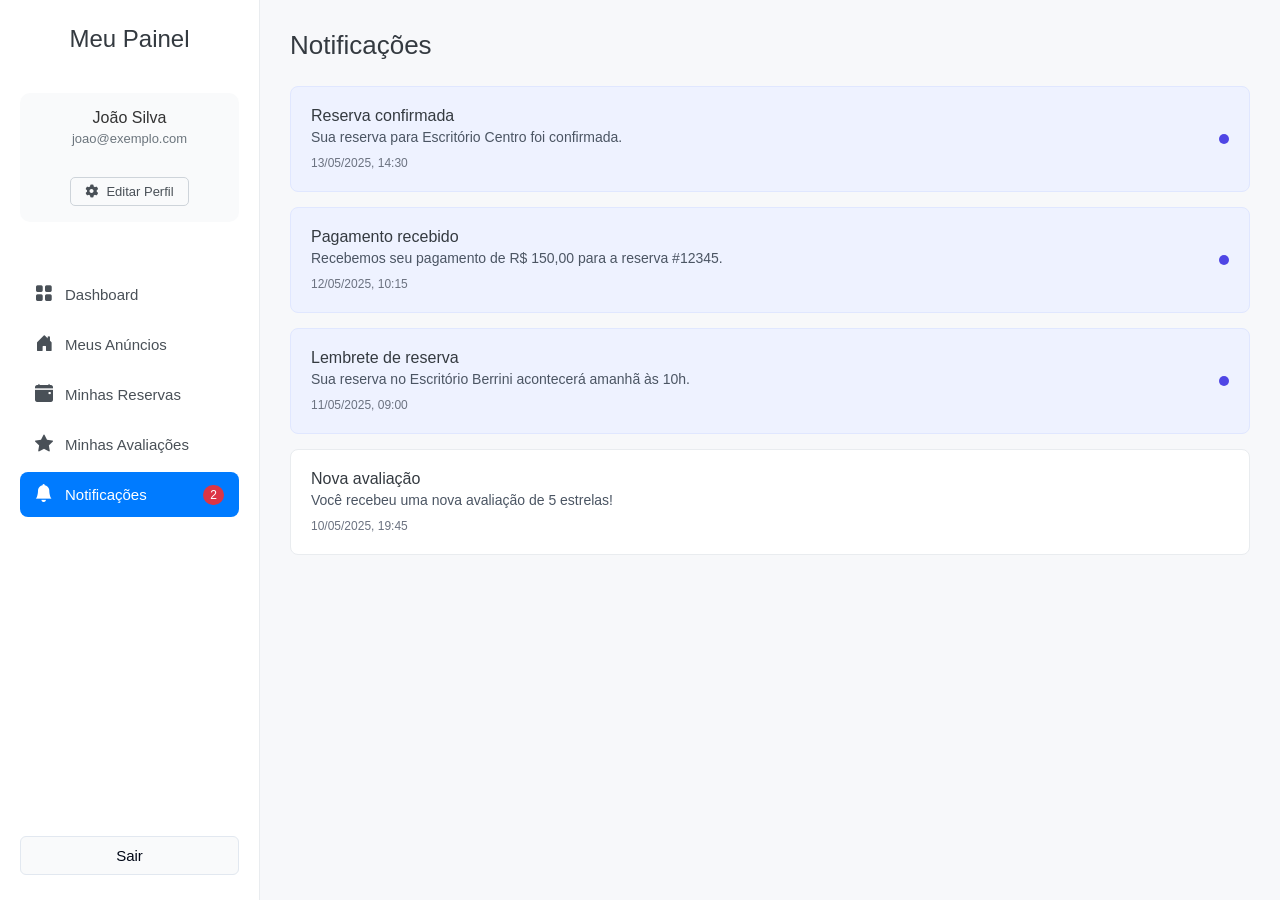
<file: app/templates/notificacoes.html>
<!DOCTYPE html>
<html lang="pt-br">

<head>
    <meta charset="UTF-8">
    <meta name="viewport" content="width=device-width, initial-scale=1.0">
    <title>Notificações</title>
    <link rel="stylesheet" href="https://cdn.jsdelivr.net/npm/bootstrap-icons@1.11.3/font/bootstrap-icons.min.css">
    <link rel="stylesheet" href="https://cdnjs.cloudflare.com/ajax/libs/font-awesome/6.5.0/css/all.min.css">

    <link rel="stylesheet" href="../static/css/notificacoes.css">
</head>

<body>
    <div class="container">
        <aside class="sidebar">
            <h2 class="logo">Meu Painel</h2>

            <div class="profile">
                <h4>João Silva</h4>
                <p class="email">joao@exemplo.com</p>
                <a href="editarPerfil.html" style="text-decoration: none;">
                    <button class="btn-profile">
                        <i class="fas fa-cog"></i> Editar Perfil
                    </button>
                </a>
            </div>

            <nav>
                <ul>
                    <li>
                        <a href="dashboard.html">
                            <i class="bi bi-grid-fill"></i> Dashboard
                        </a>
                    </li>
                    <li>
                        <a href="meusAnuncios.html">
                            <i class="bi bi-house-door-fill"></i> Meus Anúncios
                        </a>
                    </li>
                    <li>
                        <a href="minhasReservas.html">
                            <i class="bi bi-calendar-event-fill"></i> Minhas Reservas
                        </a>
                    </li>
                    <li>
                        <a href="minhasAvaliacoes.html">
                            <i class="bi bi-star-fill"></i> Minhas Avaliações
                        </a>
                    </li>
                    <li class="active">
                        <a href="notificacoes.html">
                            <i class="bi bi-bell-fill"></i> Notificações <span class="badge">2</span>
                        </a>
                    </li>
                </ul>
            </nav>

            <a href="home.html" class="logout-link">
                <button class="btn-logout">Sair</button>
            </a>
        </aside>

        <main class="main-content">
            <h1>Notificações</h1>

            <div class="notifications-list">
                <div class="notification-item unread">
                    <div class="notification-content">
                        <strong>Reserva confirmada</strong>
                        <p>Sua reserva para Escritório Centro foi confirmada.</p>
                        <span class="timestamp">13/05/2025, 14:30</span>
                    </div>
                    <span class="unread-dot"></span>
                </div>

                <div class="notification-item unread">
                    <div class="notification-content">
                        <strong>Pagamento recebido</strong>
                        <p>Recebemos seu pagamento de R$ 150,00 para a reserva #12345.</p>
                        <span class="timestamp">12/05/2025, 10:15</span>
                    </div>
                    <span class="unread-dot"></span>
                </div>

                <div class="notification-item unread">
                    <div class="notification-content">
                        <strong>Lembrete de reserva</strong>
                        <p>Sua reserva no Escritório Berrini acontecerá amanhã às 10h.</p>
                        <span class="timestamp">11/05/2025, 09:00</span>
                    </div>
                    <span class="unread-dot"></span>
                </div>

                <div class="notification-item">
                    <div class="notification-content">
                        <strong>Nova avaliação</strong>
                        <p>Você recebeu uma nova avaliação de 5 estrelas!</p>
                        <span class="timestamp">10/05/2025, 19:45</span>
                    </div>
                </div>
            </div>
        </main>
    </div>
</body>

</html>
</file>
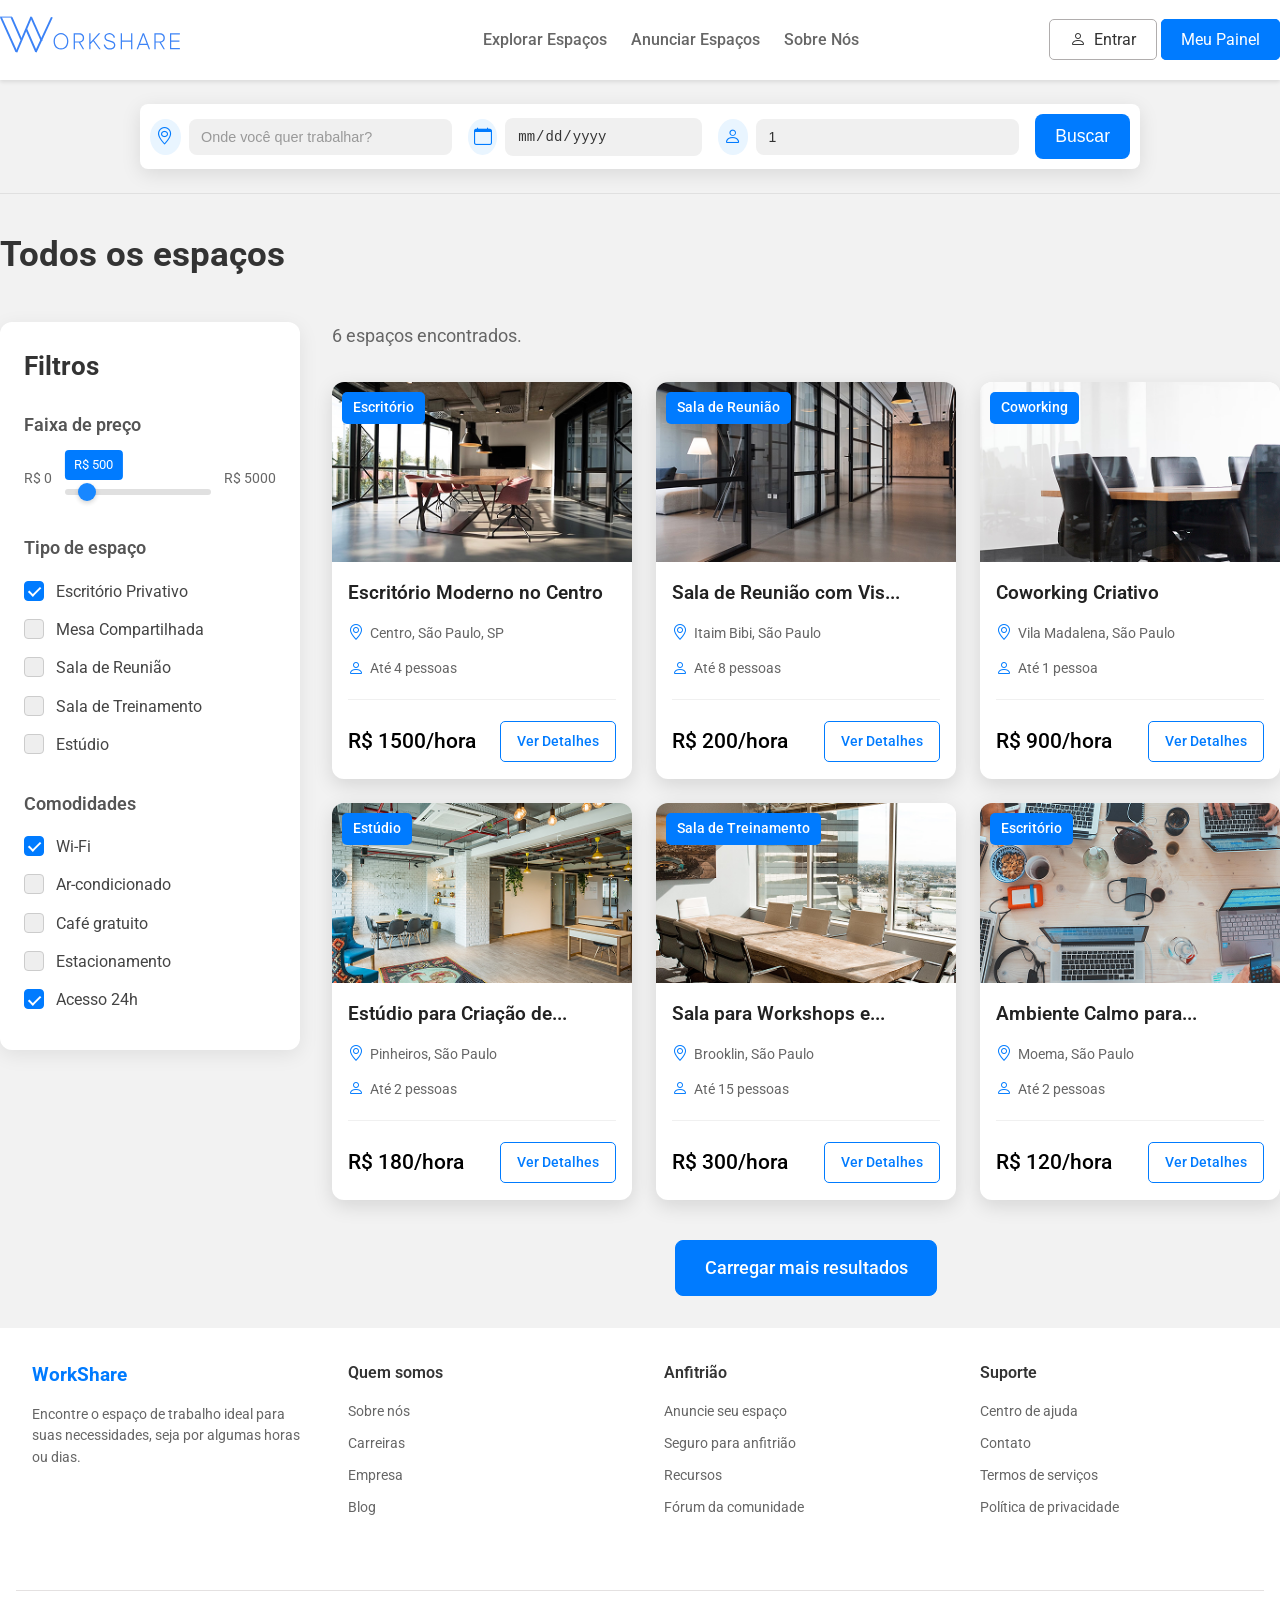
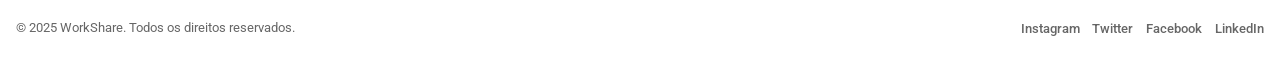
<file: app/templates/pesquisar.html>
<!DOCTYPE html>
<html lang="pt-BR">

<head>
    <meta charset="UTF-8">
    <meta name="viewport" content="width=device-width, initial-scale=1.0">
    <link rel="preconnect" href="https://fonts.googleapis.com">
    <link rel="preconnect" href="https://fonts.gstatic.com" crossorigin>
    <link
        href="https://fonts.googleapis.com/css2?family=Roboto:ital,wght@0,100;0,300;0,400;0,500;0,700;0,900;1,100;1,300;1,400;1,500;1,700;1,900&display=swap"
        rel="stylesheet">
    <link rel="stylesheet" href="https://cdn.jsdelivr.net/npm/bootstrap-icons@1.11.3/font/bootstrap-icons.min.css">
    <link rel="stylesheet" href="https://cdnjs.cloudflare.com/ajax/libs/font-awesome/6.5.0/css/all.min.css">
    <title>WorkShare - Encontre seu Espaço de Trabalho</title>
    <link rel="stylesheet" href="../static/css/pesquisar.css">
</head>

<body>
    <header>
        <div class="container header-content">
            <div class="logo">
                <a href="..\templates\home.html"><img src="..\static\assets\logo.svg" alt="WorkShare Logo"></a>
            </div>
            <nav>
                <ul>
                    <li><a href="..\templates\pesquisar.html">Explorar Espaços</a></li>
                    <li><a href="..\templates\adicionarEspaco.html">Anunciar Espaços</a></li>
                    <li><a href="..\templates\sobre.html">Sobre Nós</a></li>
                </ul>
            </nav>
            <div class="auth-buttons">
                <a href="..\templates\login.html" class="btn login"><i class="bi-person"></i> Entrar</a>
                <a href="dashboard.html" class="btn signup">Meu Painel</a>
            </div>
        </div>
    </header>

    <div class="main-wrapper">
        <div class="search-bar-container">
            <div class="search-bar">
                <form class="search-form" action="/search-results" method="GET">
                    <div class="input-group">
                        <div class="icon-circle">
                            <i class="bi-geo-alt"></i>
                        </div>
                        <input type="text" placeholder="Onde você quer trabalhar?" name="local">
                    </div>
                    <div class="input-group">
                        <div class="icon-circle" id="searchPageCalendarIcon">
                            <i class="bi bi-calendar"></i>
                        </div>
                        <input type="date" name="data" id="searchPageDateInput">
                    </div>
                    <div class="input-group">
                        <div class="icon-circle">
                            <i class="bi-person"></i>
                        </div>
                        <input type="number" name="pessoas" placeholder="Usuários" min="1">
                    </div>
                    <button type="submit">Buscar</button>
                </form>
            </div>
        </div>

        <div class="page-container container">
            <h1>Todos os espaços</h1>

            <div class="main-content">
                <div class="filters">
                    <h2>Filtros</h2>
                    <div class="filter-section">
                        <h3>Faixa de preço</h3>
                        <div class="price-range">
                            <span>R$ 0</span>
                            <div class="slider-container">
                                <input type="range" min="0" max="5000" value="500" class="slider" id="priceRange">
                                <span class="current-price-display">R$ 500</span>
                            </div>
                            <span>R$ 5000</span>
                        </div>
                    </div>

                    <div class="filter-section">
                        <h3>Tipo de espaço</h3>
                        <label class="checkbox-container">Escritório Privativo
                            <input type="checkbox" checked>
                            <span class="checkmark"></span>
                        </label>
                        <label class="checkbox-container">Mesa Compartilhada
                            <input type="checkbox">
                            <span class="checkmark"></span>
                        </label>
                        <label class="checkbox-container">Sala de Reunião
                            <input type="checkbox">
                            <span class="checkmark"></span>
                        </label>
                        <label class="checkbox-container">Sala de Treinamento
                            <input type="checkbox">
                            <span class="checkmark"></span>
                        </label>
                        <label class="checkbox-container">Estúdio
                            <input type="checkbox">
                            <span class="checkmark"></span>
                        </label>
                    </div>

                    <div class="filter-section">
                        <h3>Comodidades</h3>
                        <label class="checkbox-container">Wi-Fi
                            <input type="checkbox" checked>
                            <span class="checkmark"></span>
                        </label>
                        <label class="checkbox-container">Ar-condicionado
                            <input type="checkbox">
                            <span class="checkmark"></span>
                        </label>
                        <label class="checkbox-container">Café gratuito
                            <input type="checkbox">
                            <span class="checkmark"></span>
                        </label>
                        <label class="checkbox-container">Estacionamento
                            <input type="checkbox">
                            <span class="checkmark"></span>
                        </label>
                        <label class="checkbox-container">Acesso 24h
                            <input type="checkbox" checked>
                            <span class="checkmark"></span>
                        </label>
                    </div>
                </div>
                <div class="space-results">
                    <p>6 espaços encontrados.</p>
                    <div class="spaces-grid">
                        <div class="space-card" data-local="São Paulo" data-pessoas="4">
                            <img src="../static/imagens/image2.png" alt="Escritório Moderno">
                            <span class="space-type-label">Escritório</span>
                            <div class="space-info">
                                <h4>Escritório Moderno no Centro</h4>
                                <p><i class="bi bi-geo-alt"></i> Centro, São Paulo, SP</p>
                                <p><i class="bi bi-person"></i> Até 4 pessoas</p>
                                <hr>
                                <div class="space-footer">
                                    <p class="price">R$ 1500/hora</p>
                                    <a href="..\templates\apresentacao.html" class="btn reserve-btn">Ver Detalhes</a>
                                </div>
                            </div>
                        </div>
                        <div class="space-card" data-local="São Paulo" data-pessoas="8">
                            <img src="../static/imagens/image1.png" alt="Sala de Reunião">
                            <span class="space-type-label">Sala de Reunião</span>
                            <div class="space-info">
                                <h4>Sala de Reunião com Vis...</h4>
                                <p><i class="bi bi-geo-alt"></i> Itaim Bibi, São Paulo</p>
                                <p><i class="bi bi-person"></i> Até 8 pessoas</p>
                                <hr>
                                <div class="space-footer">
                                    <p class="price">R$ 200/hora</p>
                                    <a href="..\templates\apresentacao.html" class="btn reserve-btn">Ver Detalhes</a>
                                </div>
                            </div>
                        </div>
                        <div class="space-card" data-local="São Paulo" data-pessoas="1">
                            <img src="../static/imagens/image3.png" alt="Coworking Criativo">
                            <span class="space-type-label">Coworking</span>
                            <div class="space-info">
                                <h4>Coworking Criativo</h4>
                                <p><i class="bi bi-geo-alt"></i> Vila Madalena, São Paulo</p>
                                <p><i class="bi bi-person"></i> Até 1 pessoa</p>
                                <hr>
                                <div class="space-footer">
                                    <p class="price">R$ 900/hora</p>
                                    <a href="..\templates\apresentacao.html" class="btn reserve-btn">Ver Detalhes</a>
                                </div>
                            </div>
                        </div>
                        <div class="space-card" data-local="São Paulo" data-pessoas="2">
                            <img src="../static/imagens/image6.png" alt="Estúdio para Criação">
                            <span class="space-type-label">Estúdio</span>
                            <div class="space-info">
                                <h4>Estúdio para Criação de...</h4>
                                <p><i class="bi bi-geo-alt"></i> Pinheiros, São Paulo</p>
                                <p><i class="bi bi-person"></i> Até 2 pessoas</p>
                                <hr>
                                <div class="space-footer">
                                    <p class="price">R$ 180/hora</p>
                                    <a href="..\templates\apresentacao.html" class="btn reserve-btn">Ver Detalhes</a>
                                </div>
                            </div>
                        </div>
                        <div class="space-card" data-local="São Paulo" data-pessoas="15">
                            <img src="../static/imagens/image5.png" alt="Sala para Workshops">
                            <span class="space-type-label">Sala de Treinamento</span>
                            <div class="space-info">
                                <h4>Sala para Workshops e...</h4>
                                <p><i class="bi bi-geo-alt"></i> Brooklin, São Paulo</p>
                                <p><i class="bi bi-person"></i> Até 15 pessoas</p>
                                <hr>
                                <div class="space-footer">
                                    <p class="price">R$ 300/hora</p>
                                    <a href="/detalhes-espaco/5" class="btn reserve-btn">Ver Detalhes</a>
                                </div>
                            </div>
                        </div>
                        <div class="space-card" data-local="São Paulo" data-pessoas="2">
                            <img src="../static/imagens/image4.png" alt="Ambiente Calmo">
                            <span class="space-type-label">Escritório</span>
                            <div class="space-info">
                                <h4>Ambiente Calmo para...</h4>
                                <p><i class="bi bi-geo-alt"></i> Moema, São Paulo</p>
                                <p><i class="bi bi-person"></i> Até 2 pessoas</p>
                                <hr>
                                <div class="space-footer">
                                    <p class="price">R$ 120/hora</p>
                                    <a href="/detalhes-espaco/6" class="btn reserve-btn">Ver Detalhes</a>
                                </div>
                            </div>
                        </div>
                    </div>
                    <div class="ver-mais-espacos">
                        <a href="/mais-resultados" class="btn-ver-mais">Carregar mais resultados</a>
                    </div>
                </div>
            </div>
        </div>
    </div>

    <footer>
        <div class="container">
            <div class="footer-columns">
                <div>
                    <h3>WorkShare</h3>
                    <p>Encontre o espaço de trabalho ideal para suas necessidades, seja por algumas horas ou dias.</p>
                </div>

                <div>
                    <h4>Quem somos</h4>
                    <ul>
                        <li><a href="/sobre-nos">Sobre nós</a></li>
                        <li><a href="/carreiras">Carreiras</a></li>
                        <li><a href="/empresa">Empresa</a></li>
                        <li><a href="/blog">Blog</a></li>
                    </ul>
                </div>

                <div>
                    <h4>Anfitrião</h4>
                    <ul>
                        <li><a href="/anunciar-espacos">Anuncie seu espaço</a></li>
                        <li><a href="/seguro-anfitriao">Seguro para anfitrião</a></li>
                        <li><a href="/recursos-anfitriao">Recursos</a></li>
                        <li><a href="/forum-comunidade">Fórum da comunidade</a></li>
                    </ul>
                </div>

                <div>
                    <h4>Suporte</h4>
                    <ul>
                        <li><a href="/central-ajuda">Centro de ajuda</a></li>
                        <li><a href="/contato">Contato</a></li>
                        <li><a href="/termos-servicos">Termos de serviços</a></li>
                        <li><a href="/politica-privacidade">Política de privacidade</a></li>
                    </ul>
                </div>
            </div>

            <div class="footer-bottom">
                <hr>
                <div class="footer-bottom-content">
                    <p>&copy; 2025 WorkShare. Todos os direitos reservados.</p>
                    <nav class="social-links">
                        <ul>
                            <li><a href="https://instagram.com/workshare" target="_blank"
                                    rel="noopener noreferrer">Instagram</a></li>
                            <li><a href="https://twitter.com/workshare" target="_blank"
                                    rel="noopener noreferrer">Twitter</a></li>
                            <li><a href="https://facebook.com/workshare" target="_blank"
                                    rel="noopener noreferrer">Facebook</a></li>
                            <li><a href="https://linkedin.com/company/workshare" target="_blank"
                                    rel="noopener noreferrer">LinkedIn</a></li>
                        </ul>
                    </nav>
                </div>
            </div>
        </div>
    </footer>
    <script src="../static/js/pesquisar.js"></script>
</body>

</html>
</file>
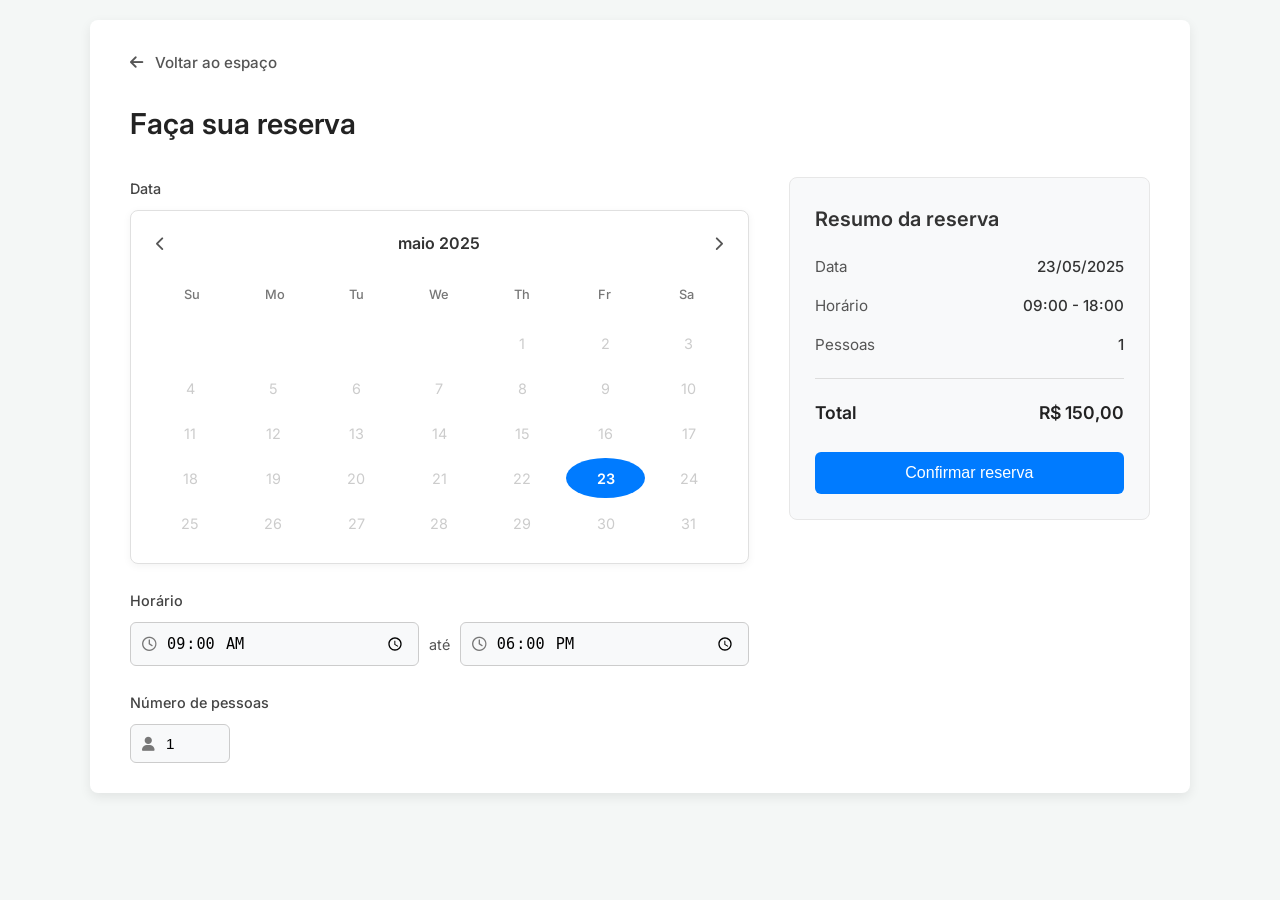
<file: app/templates/reserva.html>
<!DOCTYPE html>
<html lang="pt-BR">
<head>
    <meta charset="UTF-8">
    <meta name="viewport" content="width=device-width, initial-scale=1.0">
    <title>WorkShare - Faça sua Reserva</title>
    <link rel="stylesheet" href="../static/css/reserva.css">
    <link href="https://fonts.googleapis.com/css2?family=Inter:wght@400;500;600;700&display=swap" rel="stylesheet">
    <link rel="stylesheet" href="https://cdnjs.cloudflare.com/ajax/libs/font-awesome/6.5.0/css/all.min.css">
</head>
<body>
    <div class="page-wrapper">
        <header class="reserva-header">
            <a href="..\templates\apresentacao.html" class="back-link"><i class="fas fa-arrow-left"></i> Voltar ao espaço</a>
        </header>

        <main class="reserva-container">
            <h1>Faça sua reserva</h1>
            <div class="reserva-content">
                <section class="configuracao-reserva">
                    <div class="form-group">
                        <label for="data-label">Data</label>
                        <div class="calendario-wrapper">
                            <div class="calendario-header">
                                <button id="prev-month" class="calendario-nav-btn"><i class="fas fa-chevron-left"></i></button>
                                <span id="current-month-year">Maio 2025</span>
                                <button id="next-month" class="calendario-nav-btn"><i class="fas fa-chevron-right"></i></button>
                            </div>
                            <div class="calendario-dias-semana">
                                <span>Su</span><span>Mo</span><span>Tu</span><span>We</span><span>Th</span><span>Fr</span><span>Sa</span>
                            </div>
                            <div class="calendario-grid-dias" id="calendario-grid">
                                </div>
                        </div>
                    </div>

                    <div class="form-group">
                        <label for="horario-inicio">Horário</label>
                        <div class="horario-group">
                            <div class="horario-input-container">
                                <i class="far fa-clock icon-prefix"></i>
                                <input type="time" id="horario-inicio" name="horario-inicio" value="09:00">
                            </div>
                            <span class="horario-separador">até</span>
                            <div class="horario-input-container">
                                <i class="far fa-clock icon-prefix"></i>
                                <input type="time" id="horario-fim" name="horario-fim" value="18:00">
                            </div>
                        </div>
                    </div>

                    <div class="form-group">
                        <label for="numero-pessoas">Número de pessoas</label>
                        <div class="pessoas-input-container">
                             <i class="fas fa-user icon-prefix"></i>
                            <input type="number" id="numero-pessoas" name="numero-pessoas" value="1" min="1">
                        </div>
                    </div>
                </section>

                <aside class="resumo-reserva">
                    <h2>Resumo da reserva</h2>
                    <div class="item-resumo">
                        <span>Data</span>
                        <span id="resumo-data">Não selecionada</span>
                    </div>
                    <div class="item-resumo">
                        <span>Horário</span>
                        <span id="resumo-horario">09:00 - 18:00</span>
                    </div>
                    <div class="item-resumo">
                        <span>Pessoas</span>
                        <span id="resumo-pessoas">1</span>
                    </div>
                    <hr class="resumo-hr">
                    <div class="item-resumo total">
                        <span>Total</span>
                        <span id="resumo-total">R$ 150,00</span>
                    </div>
                    <button id="confirmar-reserva-btn" class="btn-confirmar">Confirmar reserva</button>
                </aside>
            </div>
        </main>
    </div>
    <script src="..\static\js\reverva.js"></script>
</body>
</html>
</file>
<file: home.css>
* {
    margin: 0;
    padding: 0;
    box-sizing: border-box;
}

html {
    font-size: 16px;
}

body {
    font-family: 'Roboto', sans-serif;
    line-height: 1.6;
    color: #333;
    background-color: #f2f2f2; 
    padding-top: 80px; 
}

.container {
    max-width: 1200px;
    margin: 0 auto;
    padding: 0 1rem;
}

hr {
    border: none;
    border-top: 1px solid #e4e1e1;
    margin: 1.5rem 0;
}

/* Header */
header {
    background-color: #ffffff;
    box-shadow: 0 2px 4px rgba(0, 0, 0, 0.1);
    padding: 1rem 0;
    position: fixed;
    top: 0;
    left: 0;
    width: 100%;
    z-index: 1000;
}

.header-content {
    display: flex;
    justify-content: space-between;
    align-items: center;
    padding: 0;
    margin: 0 auto;
}

.logo img {
    height: 40px;
    cursor: pointer;
}

nav ul {
    display: flex;
    list-style: none;
    gap: 1.5rem;
}

nav ul li a {
    text-decoration: none;
    color: #666;
    font-weight: 500;
    font-size: 1rem;
    transition: color 0.3s ease;
}

nav ul li a:hover {
    color: #007bff;
}

.auth-buttons .btn {
    padding: 0.6rem 1.2rem;
    text-decoration: none;
    border-radius: 5px;
    font-size: 1rem;
    transition: all 0.3s ease;
}

.btn.login {
    background-color: transparent;
    border: 1px solid #b0adad;
    color: #333;
}

.btn.login:hover {
    border-color: #007bff;
    color: #007bff;
}

.btn i {
    margin-right: 0.3rem;
}

.btn.signup {
    background-color: #007bff;
    color: #fff;
    border: 1px solid #007bff;
}

.btn.signup:hover {
    background-color: #076ad4;
    border-color: #076ad4;
    transform: translateY(-2px);
}

/* Hero Banner */
.hero-banner {
    position: relative;
    width: 100%;
    height: 400px;
    overflow: hidden;
    display: flex;
    align-items: center;
    justify-content: center;
    text-align: center;
    color: white;
}

.banner-img {
    position: absolute;
    top: 0;
    left: 0;
    width: 100%;
    height: 100%;
    object-fit: cover;
    z-index: 0;
}

.banner-overlay {
    content: "";
    position: absolute;
    top: 0;
    left: 0;
    height: 100%;
    width: 100%;
    background: linear-gradient(to right, rgba(0, 80, 180, 0.7), rgba(0, 0, 255, 0) 70%);
    z-index: 1;
}

.banner-content {
    position: relative;
    z-index: 2;
    display: flex;
    flex-direction: column;
    align-items: center;
    max-width: 800px;
    padding: 0 1rem;
}

.banner-text {
    margin-bottom: 2rem;
}

.banner-text h1 {
    font-size: 2.8rem;
    margin-bottom: 0.5rem;
    font-weight: 700;
}

.banner-text p {
    font-size: 1.2rem;
    margin-bottom: 0;
    font-weight: 300;
}


.search-bar {
    background: white;
    padding: 10px;
    border-radius: 8px;
    display: flex;
    justify-content: center;
    max-width: 800px;
    width: 100%;
    box-shadow: 0 5px 20px rgba(0,0,0,0.1);
}

.search-form {
    display: flex;
    gap: 8px;
    align-items: center;
    flex-wrap: wrap;
    justify-content: center;
    width: 100%;
}

.input-group {
    display: flex;
    align-items: center;
    outline: none;
    flex: 1;
    min-width: 180px;
}

.input-group input {
    background: #f0f0f0;
    border: none;
    border-radius: 6px;
    padding: 10px 12px;
    font-size: 14px;
    min-width: unset;
    width: 100%;
    outline: none;
    color: #333;
}

.input-group input::placeholder {
    color: #999;
    font-size: 0.9rem;
}
.input-group input[name="pessoas"] {

    flex-grow: 0.5;
    min-width: 60px;
    text-align: center;
}


#heroDateInput {
    background: #f0f0f0;
    border: none;
    border-radius: 6px;
    padding: 10px 12px;
    font-size: 14px;
    width: 100%;
    outline: none;
    color: #333;
    line-height: normal; 
    
}

#heroDateInput:not(:valid) {
    color: #999;
}

#heroDateInput::-webkit-calendar-picker-indicator {
    opacity: 0;
    position: absolute;
    left: -9999px;
}

.icon-circle {
    width: 32px;
    height: 32px;
    background: #e9f5ff;
    color: #007bff;
    border-radius: 50%;
    display: flex;
    align-items: center;
    justify-content: center;
    margin-right: 8px;
    font-size: 1rem;
    cursor: pointer;
}

button[type="submit"] {
    background-color: #007bff;
    color: white;
    padding: 10px 20px;
    border: none;
    border-radius: 6px;
    cursor: pointer;
    font-size: 1rem;
    font-weight: 500;
    display: flex;
    align-items: center;
    gap: 0.5rem;
    outline: none;
    transition: background-color 0.3s ease, transform 0.2s ease;
    flex-shrink: 0;
}

button[type="submit"]:hover {
    background-color: #076ad4;
    transform: scale(1.02);
}


.featured-spaces {
    padding: 3rem 0;
}

.featured-spaces h3 {
    text-align: left;
    font-size: 2rem;
    font-weight: 600;
    color: #333;
    margin-bottom: 1.5rem;
}

.filter-buttons {
    text-align: left;
    margin-bottom: 2rem;
}

.filter-buttons .filter-btn {
    padding: 0.6rem 1.2rem;
    margin-right: 0.5rem;
    margin-bottom: 0.5rem;
    background-color: #eee;
    border: 1px solid #ccc;
    cursor: pointer;
    border-radius: 20px;
    color: #555;
    font-size: 0.9rem;
    font-weight: 500;
    transition: background-color 0.3s, color 0.3s, border-color 0.3s;
}

.filter-buttons .filter-btn:hover {
    background-color: #e0e0e0;
    color: #333;
}

.filter-buttons .filter-btn.active {
    background-color: #007bff;
    color: white;
    border-color: #007bff;
}


.spaces-grid {
    display: grid;
    grid-template-columns: repeat(auto-fit, minmax(300px, 1fr));
    gap: 1.5rem;
    margin-bottom: 2rem;
}

.space-card {
    background-color: #fff;
    border-radius: 8px;
    overflow: hidden;
    box-shadow: 0 4px 15px rgba(0,0,0,0.1);
    transition: transform 0.3s ease, box-shadow 0.3s ease;
    display: flex;
    flex-direction: column;
    position: relative;
}

.space-card:hover {
    transform: translateY(-5px);
    box-shadow: 0 8px 25px rgba(0,0,0,0.15);
}

.space-type-label {
    position: absolute;
    top: 10px;
    left: 10px;
    background-color: #007bff;
    color: white;
    padding: 0.2rem 0.6rem;
    border-radius: 4px;
    font-size: 0.8rem;
    font-weight: 500;
    z-index: 10;
}

.space-card img {
    width: 100%;
    height: 180px;
    object-fit: cover;
}

.space-info {
    padding: 1rem;
    flex-grow: 1;
    display: flex;
    flex-direction: column;
}

.space-info h4 {
    font-size: 1.1rem;
    margin-bottom: 0.4rem;
    color: #222;
    font-weight: 500;
}

.space-info p {
    margin: 0.3rem 0;
    color: #666;
    font-size: 0.85rem;
    display: flex;
    align-items: center;
    gap: 0.4rem;
}

.space-info p i {
    color: #007bff;
    font-size: 0.9rem;
}

.space-info hr {
    border-top: 1px solid #eee;
    margin: 0.8rem 0;
}

.space-footer {
    display: flex;
    justify-content: space-between;
    align-items: center;
    padding-top: 0.5rem;
}

.space-footer .price {
    font-size: 1.2rem;
    font-weight: 500;
    color: #000;
}
.space-footer .price small {
    font-size: 0.8rem;
    color: #666;
    font-weight: 400;
}

.reserve-btn {
    padding: 0.5rem 1rem;
    background-color: transparent;
    color: #007bff;
    text-decoration: none;
    border-radius: 5px;
    border: none;
    font-size: 0.9rem;
    font-weight: 500;
    transition: color 0.3s ease;
    margin-left: auto;
}

.reserve-btn:hover {
    color: #076ad4;
}

.ver-mais-espacos {
    text-align: center;
    margin-top: 2rem;
}

.btn-ver-mais {
    background-color: #fff;
    color: #007bff;
    padding: 0.8rem 1.5rem;
    border-radius: 5px;
    text-decoration: none;
    display: inline-block;
    border: 1px solid #007bff;
    font-size: 1rem;
    font-weight: 500;
    transition: background-color 0.3s, color 0.3s;
}

.btn-ver-mais:hover {
    background-color: #007bff;
    color: white;
}


/* How it Works Section */
.how-it-works {
    background-color: #ffffff;
    padding: 3rem 0; 
    border-radius: 8px; 
    margin: 3rem auto; 
    box-shadow: 0 4px 15px rgba(0,0,0,0.05);
}

.how-it-works h3 {
    text-align: center;
    font-size: 2rem;
    font-weight: 600; 
    color: #333;
    margin-bottom: 2.5rem;
}

.steps {
    display: flex;
    justify-content: space-around;
    flex-wrap: wrap;
    gap: 1.5rem;
}

.step {
    padding: 1rem;
    text-align: center;
    max-width: 280px;
    flex: 1 1 auto;
}

.step h4 {
    font-size: 1.2rem;
    font-weight: 600;
    color: #333;
    margin-bottom: 0.6rem;
}

.step p {
    color: #666;
    font-size: 0.9rem;
}

.step .icon {
    width: 60px;
    height: 60px;
    background-color: #e9f5ff;
    border-radius: 50%;
    display: flex;
    align-items: center;
    justify-content: center;
    margin: 0 auto 1rem auto;
    font-size: 1.5rem;
    color: #007bff;
    transition: background-color 0.3s ease, transform 0.3s ease;
}

.step .icon:hover {
    background-color: #d0eaff;
    transform: translateY(-3px);
}


.cta {
    background-color: #1a82be;
    color: white;
    padding: 2.5rem;
    text-align: center;
    border-radius: 8px;
    margin: 3rem auto;
    box-shadow: 0 4px 15px rgba(0,0,0,0.1);
}

.cta h3 {
    font-size: 2rem; 
    font-weight: 600;
    margin-bottom: 0.5rem;
    line-height: 1.2;
}

.cta p {
    font-size: 1rem;
    margin-bottom: 1.5rem;
    max-width: 700px;
    margin-left: auto;
    margin-right: auto;
}

.cta .btn {
    background-color: #fff;
    color: #1a82be;
    padding: 0.8rem 1.8rem;
    border-radius: 5px;
    text-decoration: none;
    display: inline-block;
    font-size: 1rem;
    font-weight: 500;
    border: none;
    transition: background-color 0.3s ease, transform 0.2s ease;
}

.cta .btn:hover {
    background-color: #e0e0e0;
    transform: translateY(-2px);
}

footer {
    background-color: #ffffff;
    padding: 2rem 0;
}

.footer-columns {
    display: flex;
    justify-content: space-between;
    flex-wrap: wrap;
    gap: 1rem;
    margin-bottom: 1.5rem;
}

.footer-columns > div {
    flex: 1;
    min-width: 180px;
    padding: 0 1rem;
}

.footer-columns h3 {
    font-size: 1.2rem;
    color: #007bff;
    font-weight: 700;
    margin-bottom: 0.8rem;
}

.footer-columns h4 {
    font-size: 1rem;
    color: #333;
    font-weight: 600;
    margin-bottom: 0.8rem;
}

.footer-columns p, .footer-columns ul li a {
    color: #666;
    font-size: 0.85rem;
    line-height: 1.6;
}

.footer-columns ul {
    list-style: none;
    padding: 0;
}

.footer-columns ul li {
    margin-bottom: 0.4rem;
}

.footer-columns ul li a {
    text-decoration: none;
    transition: color 0.3s ease;
}

.footer-columns ul li a:hover {
    color: #007bff;
}

.footer-bottom {
    padding-top: 1rem;
    border-top: none;
    text-align: center;
}
.footer-bottom hr {
    border-top: 1px solid #e4e1e1;
    margin: 1.5rem 0;
}

.footer-bottom-content {
    display: flex;
    justify-content: space-between;
    align-items: center;
    flex-wrap: wrap;
    gap: 0.8rem;
}

.footer-bottom p {
    color: #666;
    font-size: 0.8rem;
    margin: 0;
}

.social-links ul {
    display: flex;
    list-style: none;
    gap: 0.8rem;
    padding: 0;
    margin: 0;
}

.social-links ul li a {
    text-decoration: none;
    color: #666;
    font-size: 0.8rem;
    transition: color 0.3s ease;
}

.social-links ul li a:hover {
    color: #007bff;
}


@media (max-width: 1200px) {
    .container {
        padding: 0 1rem;
    }
}

@media (max-width: 992px) {
    .hero-banner {
        height: auto;
        padding-top: 2rem;
        padding-bottom: 2rem;
    }
    .banner-text h1 {
        font-size: 2.2rem;
    }
    .banner-text p {
        font-size: 1rem;
    }
    .search-form {
        flex-direction: column;
        align-items: stretch;
        gap: 0.8rem;
    }
    .input-group {
        width: 100%;
        min-width: unset;
    }
    .input-group input {
        width: 100%;
    }
    .input-group input[name="pessoas"] {
       width: 100%; 
    }
    .search-form button[type="submit"] {
        width: 100%;
        margin-left: 0;
        margin-top: 0;
    }
    .spaces-grid {
        grid-template-columns: repeat(auto-fit, minmax(280px, 1fr));
    }
    .footer-columns {
        flex-direction: column;
        align-items: center;
        text-align: center;
        gap: 1rem;
        margin-bottom: 1rem;
    }
    .footer-columns > div {
        margin: 0.5rem 0;
        min-width: unset;
        width: 100%;
    }
    .footer-bottom-content {
        flex-direction: column;
        text-align: center;
        gap: 0.5rem;
    }
    .social-links ul {
        justify-content: center;
        gap: 1rem;
    }
}

@media (max-width: 768px) {
    html {
        font-size: 15px;
    }
   
    .banner-text h1 {
        font-size: 1.8rem;
    }
    .banner-text p {
        font-size: 0.9rem;
    }
    .search-bar {
        padding: 0.8rem;
    }
    .filter-buttons .filter-btn {
        padding: 0.5rem 1rem;
        font-size: 0.8rem;
    }
    .spaces-grid {
        grid-template-columns: 1fr;
    }
    .space-info h4 {
        font-size: 1.1rem;
    }
    .space-footer .price {
        font-size: 1.1rem;
    }
    .reserve-btn {
        font-size: 0.85rem;
        padding: 0.4rem 0.8rem;
    }
    .how-it-works h3, .cta h3 {
        font-size: 1.8rem;
    }
    .how-it-works .step {
        max-width: 100%;
    }
}

@media (max-width: 480px) {
    html {
        font-size: 14px;
    }
    .header-content {
        flex-direction: column;
        align-items: center;
        gap: 1rem;
    }
    .logo img {
        height: 35px;
    }
    nav ul {
        flex-direction: column;
        align-items: center;
        gap: 0.8rem;
    }
    .auth-buttons {
        flex-direction: column;
        gap: 0.5rem;
        width: 100%;
    }
    .auth-buttons .btn {
        width: 80%;
        margin: 0 auto;
        text-align: center;
    }

    .banner-text h1 {
        font-size: 1.5rem;
    }
    .banner-text p {
        font-size: 0.8rem;
    }
    .search-bar {
        border-radius: 5px;
    }
    .input-group input, #heroDateInput {
        padding: 8px 10px; 
        font-size: 0.8rem;
    }
    .icon-circle {
        width: 28px;
        height: 28px;
        font-size: 0.8rem;
        margin-right: 5px;
    }
    button[type="submit"] {
        padding: 0.6rem 1rem;
        font-size: 0.9rem;
    }
    .featured-spaces h3 {
        font-size: 1.5rem;
    }
    .filter-buttons {
        display: flex;
        flex-wrap: wrap; 
        justify-content: center; 
    }
    .filter-buttons .filter-btn {
        padding: 0.4rem 0.7rem;
        font-size: 0.75rem;
        margin-bottom: 0.5rem;
    }
    .space-info h4 {
        font-size: 1rem;
    }
    .space-info p {
        font-size: 0.8rem;
    }
    .space-footer .price {
        font-size: 1rem;
    }
    .reserve-btn {
        font-size: 0.8rem;
    }
    .btn-ver-mais {
        padding: 0.6rem 1.2rem;
        font-size: 0.9rem;
    }
    .how-it-works h3, .cta h3 {
        font-size: 1.5rem;
    }
    .cta p {
        font-size: 0.9rem;
    }
    .cta .btn {
        padding: 0.7rem 1.5rem;
        font-size: 0.9rem;
    }
    .footer-columns h3 {
        font-size: 1rem;
    }
    .footer-columns h4 {
        font-size: 0.9rem;
    }
    .footer-columns p, .footer-columns ul li a {
        font-size: 0.75rem;
    }
    .footer-bottom p {
        font-size: 0.7rem;
    }
    .social-links ul {
        gap: 0.6rem;
    }
}
</file>
<file: app/static/css/adicionarEspaço.css>
* {
    box-sizing: border-box;
    margin: 0;
    padding: 0;
    font-family: 'Segoe UI', sans-serif;
}

body {
    background-color: #ededed;
}

.btn-voltar {
    display: flex;
    align-items: center;
    gap: 6px;
    background-color: transparent;
    border: none;
    color: #6b6b6c; 
    font-size: 1rem;
    cursor: pointer;
    padding: 6px 12px;
    margin-bottom: 20px;
    font-weight: 500;
    transition: color 0.2s ease;
    margin: 50px 570px;
}

.btn-voltar i {
    font-size: 1.2rem;
}

.btn-voltar:hover {
    color: #333; 
}

.container {
    max-width: 900px;
    margin: 40px auto;
    background-color: rgba(255, 255, 255, 0.882);
    padding: 30px;
    border-radius: 8px;
    box-shadow: 0 0 10px rgba(227, 226, 226, 0.878);
    border: 2px solid #b6b6b99b;
}


h1 {
    font-size: 24px;
    color: #333;
    margin-bottom: 8px;
}

p {
    color: #555;
    margin-bottom: 20px;
}

form label {
    display: block;
    margin-bottom: 6px;
    font-weight: 500;
    color: #333;
}

input[type="text"],
textarea,
select {
    width: 100%;
    padding: 10px;
    margin-bottom: 18px;
    border: 1px solid #ccc;
    border-radius: 6px;
    transition: border-color 0.3s;
}

.input-com-icone {
    position: relative;
    width: 100%;
}

.input-com-icone i {
    position: absolute;
    left: 12px;
    top: 50%;
    transform: translateY(-50%);
    color: #888;
    font-size: 18px;
}

.input-com-icone input {
    width: 100%;
    padding: 11px 11px 11px 40px; 
    border: 1px solid #ccc;
    border-radius: 6px;
    outline: none;
    font-size: 16px;
}

.input-com-icone input:focus {
    border-color: #d0d4d6;

}


input:focus,
textarea:focus,
select:focus {
    border-color: #d0d4d6;
    outline: none;
}

textarea {
    resize: vertical;
    min-height: 80px;
}

/* Área das comodidades */
.comodidades {
    display: flex;
    flex-wrap: wrap;
    gap: 15px;
}

.comodidades .item {
    background-color: #e5e2e2;
    padding: 10px 15px;
    border-radius: 8px;
    display: flex;
    align-items: center;
    transition: background-color 0.3s;
}

.comodidades label {
    display: flex;
    align-items: center;
    gap: 8px;
    cursor: pointer;
}

.comodidades input[type="checkbox"] {
    transform: scale(1.2);
    cursor: pointer;
    display: none;
    border: 1px solid #e3e0e0;
    
    
}
.comodidades label {
  position: relative;
  padding-left: 25px; 
  cursor: pointer;
}

.comodidades label::before {
    content: "";
    position: absolute;
    left: 0;
    top: 50%;
    transform: translateY(-50%);
    width: 15px;
    height: 15px;
    border: 2px solid #9b9b9b;
    border-radius: 4px;
    background-color:#e3e0e0;
}

/* Mostra o check quando estiver marcado */
.comodidades input[type="checkbox"]:checked + i + span::before {
    content: " ✔";
    position: absolute;
    left: 0px;
    top: 50%;
    transform: translateY(-50%);
    font-size: 12px;
    color: #908b8b;
    width: 18px;
    height: 18px;
    background-color: #908b8b;
    color: white;
    font-size: 14px;
    border-radius: 4px;
    display: flex;
    align-items: center;
    justify-content: center;
    border: 2px solid #555;
}
  

.comodidades i {
    color: #555;
    font-size: 16px; 
}

.comodidades span {
    font-size: 16px;
    color: #333;
}

.upload {
    border: 2px dashed #ccc;
    padding: 20px;
    text-align: center;
    border-radius: 6px;
    margin-bottom: 18px;
}

.upload button {
    background-color: #f4f6fa;
    border: 1px solid #ccc;
    padding: 8px 16px;
    border-radius: 6px;
    cursor: pointer;
    margin-bottom: 8px;
}

.upload button:hover {
    background-color: #e0e0e0;
}

.publicar {
    background-color: #007bff;
    color: white;
    border: none;
    padding: 12px 20px;
    border-radius: 6px;
    cursor: pointer;
    font-size: 16px;
    margin: 0 auto;
    width: 200px;
    display: block;
}

.publicar:hover {
    background-color: #005fcc;
}

/* Responsividade para tablets */
@media (max-width: 900px) {
    .container {
        margin: 20px;
        padding: 20px;
    }

    .btn-voltar {
        margin: 20px 0 0 0;
        display: flex;
        justify-content: center;
    }

    .comodidades {
        gap: 10px;
    }

    .publicar {
        width: 100%;
    }
}

/* Responsividade para celulares */
@media (max-width: 600px) {
    h1 {
        font-size: 20px;
    }

    .btn-voltar {
        font-size: 0.9rem;
        margin: 10px auto;
    }

    .container {
        padding: 15px;
    }

    .comodidades {
        flex-direction: column;
    }

    .comodidades .item {
        width: 100%;
        justify-content: flex-start;
    }

    .publicar {
        width: 100%;
    }

    .input-com-icone i {
        left: 10px;
        font-size: 16px;
    }

    .input-com-icone input {
        padding-left: 36px;
    }
}

/* Responsividade para tablets */
@media (max-width: 900px) {
    .btn-voltar {
        justify-content: center;
    }
}

/* Responsividade para celulares */
@media (max-width: 600px) {
    .btn-voltar {
        font-size: 0.9rem;
        justify-content: center;
    }
}
</file>
<file: app/static/css/apresentacao.css>
* {
    margin: 0;
    padding: 0;
    box-sizing: border-box;
}

html {
    font-size: 16px;
}

body {
    font-family: 'Roboto', sans-serif;
    line-height: 1.6;
    color: #333;
    background-color: #f2f2f2;
}

.container {
    max-width: 1200px;
    margin: 0 auto;
    padding: 0 1rem;
}

hr {
    border: none;
    border-top: 1px solid #e4e1e1;
    margin: 1.5rem 0;
}

/* Header - MODIFICADO */
header {
    background-color: #ffffff;
    box-shadow: 0 2px 4px rgba(0, 0, 0, 0.1);
    padding: 1rem 0;
    /* --- AJUSTES PARA FIXAR O CABEÇALHO --- */
    position: fixed;
    /* Mantém o cabeçalho no lugar ao rolar a página */
    top: 0;
    left: 0;
    width: 100%;
    z-index: 1000;
    /* Garante que ele fique sobre todos os outros elementos */
}

.header-content {
    display: flex;
    justify-content: space-between;
    align-items: center;
    padding: 0;
    margin: 0 auto;
}

.logo img {
    height: 40px;
    cursor: pointer;
}

nav ul {
    display: flex;
    list-style: none;
    gap: 1.5rem;
}

nav ul li a {
    text-decoration: none;
    color: #666;
    font-weight: 500;
    font-size: 1rem;
    transition: color 0.3s ease;
}

nav ul li a:hover {
    color: #007bff;
}

.auth-buttons .btn {
    padding: 0.6rem 1.2rem;
    text-decoration: none;
    border-radius: 5px;
    font-size: 1rem;
    transition: all 0.3s ease;
}

.btn.login {
    background-color: transparent;
    border: 1px solid #b0adad;
    color: #333;
}

.btn.login:hover {
    border-color: #007bff;
    color: #007bff;
}

.btn i {
    margin-right: 0.3rem;
}

.btn.signup {
    background-color: #007bff;
    color: #fff;
    border: 1px solid #007bff;
}

.btn.signup:hover {
    background-color: #076ad4;
    border-color: #076ad4;
    transform: translateY(-2px);
}

/* Main - MODIFICADO */
main {
    margin: auto;
    padding: 40px 20px;
    max-width: 1200px;
    /* --- AJUSTE PARA O CONTEÚDO NÃO FICAR ATRÁS DO CABEÇALHO --- */
    padding-top: 100px;
}


.titulo {
    font-size: 30px;
    font-weight: bold;
}

.galeria {
    display: grid;
    grid-template-columns: 2fr 1fr;
    gap: 20px;
    margin: 20px 0;
}

.galeria img {
    width: 100%;
    border-radius: 10px;
    object-fit: cover;

}

/* Container geral para infos e reserva */
.container-infos-reserva {
    display: flex;
    gap: 60px;
    margin-top: 15px;
    justify-content: space-between;
    padding: 5px 10px;

    align-items: center;

}

.perfil {
    display: flex;
    justify-content: space-between;
    align-items: center;
    margin-bottom: 8px;

}

.perfil img {
    width: 40px;
    height: 40px;
    border-radius: 50%;
    object-fit: cover;
}

.perfil strong {
    font-size: 20px;
    white-space: nowrap;
    font-weight: 500;
}

.linha {
    border: none;
    border-bottom: 1px solid #ddd;
    margin: 1px 0;
    margin: 20px 0;


}

/* Informações  */
.informacoes {
    flex: 1.5;
    display: flex;
    flex-direction: column;
    min-width: 0;

}

/* Caixas de informações */
.informacoes ul {
    list-style: none;
    padding: 0;
    display: flex;
    flex-wrap: nowrap;
    justify-content: space-between;
    gap: 8px
}

.informacoes ul li {
    flex: 1;
    background-color: #d6d4d4;
    border-radius: 8px;
    padding: 10px;
    border: 1px solid #ddd;
    text-align: center;
    min-width: 80px;
    font-size: 14px
}

/* Abas */
.abas-titulo {
    display: flex;
    gap: 10px;
    background-color: #f3f4f6;
    padding: 8px 12px;
    border-radius: 8px;
    align-items: center;
    justify-content: center;


}

.abas-titulo button {
    display: flex;
    background-color: #dfdddd;
    border: none;
    cursor: pointer;
    font-weight: bold;
    color: #323334;
    padding: 6px 10px;
    border-radius: 6px;
    text-align: center;
    justify-content: center;
    transition: background-color 0.3s;
}

.abas-titulo button:hover {
    background-color: #e5e7eb;
}

.abas-titulo button.ativo {
    background-color: #ffffff;
    color: #1f2937;
    border: 1px solid #d1d5db;
}

.abas-titulo button.ativo:hover {
    background-color: #e5e7eb;
    color: #484b4e;

}

/* Container de reserva */
.reserva {
    flex: 1;
    background: white;
    padding: 24px;
    border-radius: 12px;
    border: 1px solid #e5e7eb;
    max-width: 368px;
    position: sticky;
    top: 120px;
    box-shadow: 0 4px 12px rgba(0, 0, 0, 0.08);
    font-family: sans-serif;
    width: 100%;
    box-sizing: border-box;

}

.preco {
    display: flex;
    justify-content: space-between;
    align-items: center;
    margin-bottom: 16px;
}

.preco h2 {
    margin: 0;
    font-size: 20px;
}

.preco h2 span {
    font-weight: normal;
    color: #6b7280;
    font-size: 14px;
}

.avaliacao {
    display: flex;
    align-items: center;
    color: #f97316;
    font-weight: bold;
    gap: 4px;
    font-size: 14px;
}

.reserva label {
    font-size: 14px;
    color: #374151;
    display: block;
    margin-bottom: 4px;
}

.reserva input {
    width: 100%;
    padding: 10px;
    border: 1px solid #d1d5db;
    border-radius: 8px;
    margin-bottom: 16px;
    font-size: 14px;
}

.resumo .linha {
    display: flex;
    justify-content: space-between;
    margin-bottom: 8px;
    color: #374151;
    font-size: 14px;
    line-height: 3.0;
}

.resumo .total {
    margin-top: 8px;
}

.reserva button {
    width: 100%;
    padding: 12px;
    background-color: #2563eb;
    color: white;
    border: none;
    border-radius: 8px;
    font-weight: bold;
    cursor: pointer;
    margin: 16px 0 8px 0;
    transition: background-color 0.3s;
}

.reserva button:hover {
    background-color: #1d4ed8;
}

.reserva .alerta {
    font-size: 12px;
    color: #6b7280;
    text-align: center;
}

input[name="data"] {
    background-color: #f5f5f5;
    height: 50px;
    border: 1px solid #f5f5f5;
    border-radius: 10px;
    padding: 5px 10px;
    font-size: 14px;
    color: #333;
    outline: none;
    width: 320px
}


footer {
    background-color: #ffffff;
    padding: 2rem 0;
}

.footer-columns {
    display: flex;
    justify-content: space-between;
    flex-wrap: wrap;
    gap: 1rem;
    margin-bottom: 1.5rem;
}

.footer-columns>div {
    flex: 1;
    min-width: 180px;
    padding: 0 1rem;
}

.footer-columns h3 {
    font-size: 1.2rem;
    color: #007bff;
    font-weight: 700;
    margin-bottom: 0.8rem;
}

.footer-columns h4 {
    font-size: 1rem;
    color: #333;
    font-weight: 600;
    margin-bottom: 0.8rem;
}

.footer-columns p,
.footer-columns ul li a {
    color: #666;
    font-size: 0.85rem;
    line-height: 1.6;
}

.footer-columns ul {
    list-style: none;
    padding: 0;
}

.footer-columns ul li {
    margin-bottom: 0.4rem;
}

.footer-columns ul li a {
    text-decoration: none;
    transition: color 0.3s ease;
}

.footer-columns ul li a:hover {
    color: #007bff;
}

.footer-bottom {
    padding-top: 1rem;
    border-top: none;
    text-align: center;
}

.footer-bottom hr {
    border-top: 1px solid #e4e1e1;
    margin: 1.5rem 0;
}

.footer-bottom-content {
    display: flex;
    justify-content: space-between;
    align-items: center;
    flex-wrap: wrap;
    gap: 0.8rem;
}

.footer-bottom p {
    color: #666;
    font-size: 0.8rem;
    margin: 0;
}

.social-links ul {
    display: flex;
    list-style: none;
    gap: 0.8rem;
    padding: 0;
    margin: 0;
}

.social-links ul li a {
    text-decoration: none;
    color: #666;
    font-size: 0.8rem;
    transition: color 0.3s ease;
}

.social-links ul li a:hover {
    color: #007bff;
}


@media (max-width: 1200px) {
    .container {
        padding: 0 1rem;
    }
}

@media (max-width: 992px) {
    .hero-banner {
        height: auto;
        padding-top: 2rem;
        padding-bottom: 2rem;
    }

    .banner-text h1 {
        font-size: 2.2rem;
    }

    .banner-text p {
        font-size: 1rem;
    }

    .search-form {
        flex-direction: column;
        align-items: stretch;
        gap: 0.8rem;
    }

    .input-group {
        width: 100%;
        min-width: unset;
    }

    .input-group input {
        width: 100%;
    }

    .input-group input[name="pessoas"] {
        width: 100%;
    }

    .search-form button[type="submit"] {
        width: 100%;
        margin-left: 0;
        margin-top: 0;
    }

    .spaces-grid {
        grid-template-columns: repeat(auto-fit, minmax(280px, 1fr));
    }

    .footer-columns {
        flex-direction: column;
        align-items: center;
        text-align: center;
        gap: 1rem;
        margin-bottom: 1rem;
    }

    .footer-columns>div {
        margin: 0.5rem 0;
        min-width: unset;
        width: 100%;
    }

    .footer-bottom-content {
        flex-direction: column;
        text-align: center;
        gap: 0.5rem;
    }

    .social-links ul {
        justify-content: center;
        gap: 1rem;
    }
}

@media (max-width: 768px) {
    html {
        font-size: 15px;
    }

    .banner-text h1 {
        font-size: 1.8rem;
    }

    .banner-text p {
        font-size: 0.9rem;
    }

    .search-bar {
        padding: 0.8rem;
    }

    .filter-buttons .filter-btn {
        padding: 0.5rem 1rem;
        font-size: 0.8rem;
    }

    .spaces-grid {
        grid-template-columns: 1fr;
    }

    .space-info h4 {
        font-size: 1.1rem;
    }

    .space-footer .price {
        font-size: 1.1rem;
    }

    .reserve-btn {
        font-size: 0.85rem;
        padding: 0.4rem 0.8rem;
    }

    .how-it-works h3,
    .cta h3 {
        font-size: 1.8rem;
    }

    .how-it-works .step {
        max-width: 100%;
    }
}

@media (max-width: 480px) {
    html {
        font-size: 14px;
    }

    .header-content {
        flex-direction: column;
        align-items: center;
        gap: 1rem;
    }

    .logo img {
        height: 35px;
    }

    nav ul {
        flex-direction: column;
        align-items: center;
        gap: 0.8rem;
    }

    .auth-buttons {
        flex-direction: column;
        gap: 0.5rem;
        width: 100%;
    }

    .auth-buttons .btn {
        width: 80%;
        margin: 0 auto;
        text-align: center;
    }

    .banner-text h1 {
        font-size: 1.5rem;
    }

    .banner-text p {
        font-size: 0.8rem;
    }

    .search-bar {
        border-radius: 5px;
    }

    .input-group input,
    #heroDateInput {
        padding: 8px 10px;
        font-size: 0.8rem;
    }

    .icon-circle {
        width: 28px;
        height: 28px;
        font-size: 0.8rem;
        margin-right: 5px;
    }

    button[type="submit"] {
        padding: 0.6rem 1rem;
        font-size: 0.9rem;
    }

    .featured-spaces h3 {
        font-size: 1.5rem;
    }

    .filter-buttons {
        display: flex;
        flex-wrap: wrap;
        justify-content: center;
    }

    .filter-buttons .filter-btn {
        padding: 0.4rem 0.7rem;
        font-size: 0.75rem;
        margin-bottom: 0.5rem;
    }

    .space-info h4 {
        font-size: 1rem;
    }

    .space-info p {
        font-size: 0.8rem;
    }

    .space-footer .price {
        font-size: 1rem;
    }

    .reserve-btn {
        font-size: 0.8rem;
    }

    .btn-ver-mais {
        padding: 0.6rem 1.2rem;
        font-size: 0.9rem;
    }

    .how-it-works h3,
    .cta h3 {
        font-size: 1.5rem;
    }

    .cta p {
        font-size: 0.9rem;
    }

    .cta .btn {
        padding: 0.7rem 1.5rem;
        font-size: 0.9rem;
    }

    .footer-columns h3 {
        font-size: 1rem;
    }

    .footer-columns h4 {
        font-size: 0.9rem;
    }

    .footer-columns p,
    .footer-columns ul li a {
        font-size: 0.75rem;
    }

    .footer-bottom p {
        font-size: 0.7rem;
    }

    .social-links ul {
        gap: 0.6rem;
    }
}

/* RESPONSIVIDADE */

@media (max-width: 900px) {
    .header-content {
        justify-content: center;
    }

    nav ul {
        flex-wrap: wrap;
        justify-content: center;
        gap: 1rem;
    }

    .banner-text h1 {
        font-size: 2rem;
    }

    .steps {
        flex-direction: column;
        align-items: center;
    }

    .step {
        max-width: 90%;
    }
}

@media (max-width: 768px) {
    .container-infos-reserva {
        flex-direction: column;
    }

    .reserva {
        max-width: 100%;
        width: 100%;
    }
}

/* Responsivo até 992px */
@media (max-width: 992px) {
    .auth-buttons {
        gap: 0.8rem;
    }

    .auth-buttons .btn {
        padding: 0.5rem 1rem;
        font-size: 0.9rem;
    }
}

/* Responsivo até 768px */
@media (max-width: 768px) {
    .auth-buttons {
        flex-direction: column;
        gap: 0.5rem;
        width: 100%;
    }

    .auth-buttons .btn {
        width: 80%;
        margin: 0 auto;
        text-align: center;
    }
}
</file>
<file: app/static/css/avaliar.css>
/* --- ESTILOS GLOBAIS E LAYOUT DA PÁGINA --- */
* { margin: 0; padding: 0; box-sizing: border-box; }

body {
    font-family: 'Roboto', sans-serif;
    background-color: #f7f8fa; /* Fundo cinza claro */
    color: #374151;
    padding: 40px 20px;
}

.page-container {
    width: 100%;
    max-width: 800px;
    margin: 0 auto;
}

.page-header {
    margin-bottom: 16px;
}
.back-link {
    font-size: 14px;
    color: #6b7280;
    text-decoration: none;
    font-weight: 500;
}

.main-card {
    background-color: #ffffff;
    padding: 40px;
    border-radius: 12px;
    border: 1px solid #e9ecef;
    box-shadow: 0 4px 12px rgba(0, 0, 0, 0.05);
}

.main-card h1 {
    font-size: 24px;
    font-weight: 500;
    color: #111827;
    margin-bottom: 24px;
}

/* --- MENSAGEM DE SUCESSO --- */
.alert {
    display: flex;
    align-items: flex-start;
    gap: 12px;
    padding: 16px;
    border-radius: 8px;
    margin-bottom: 24px;
}
.alert-success {
    background-color: #f0fdf4;
    color: #166534;
}
.alert-success i {
    font-size: 20px;
    color: #22c55e;
    margin-top: 2px;
}
.alert p {
    line-height: 1.5;
}

/* --- CAIXA DE DETALHES --- */
.details-box {
    background-color: #f9fafb;
    border: 1px solid #e5e7eb;
    border-radius: 8px;
    padding: 24px;
    margin-bottom: 30px;
}
.details-box h2 {
    font-size: 16px;
    font-weight: 500;
    color: #111827;
    margin-bottom: 16px;
}
.details-grid {
    display: grid;
    grid-template-columns: 1fr 1fr;
    gap: 20px;
}
.detail-item span {
    display: block;
    font-size: 14px;
    color: #6b7280;
    margin-bottom: 4px;
}
.detail-item strong {
    font-size: 16px;
    font-weight: 500;
    color: #111827;
}

/* --- FORMULÁRIO DE AVALIAÇÃO --- */
.review-form h2 {
    font-size: 18px;
    font-weight: 500;
    color: #111827;
    margin-bottom: 16px;
}
.rating-group {
    display: flex;
    align-items: center;
    gap: 12px;
    margin-bottom: 20px;
}
.rating-stars {
    display: flex;
    gap: 4px;
    font-size: 28px;
    color: #d1d5db; /* Cor das estrelas vazias */
}
.rating-stars i:hover {
    color: #facc15; /* Cor para hover */
    cursor: pointer;
}
.rating-group span {
    font-size: 14px;
    color: #6b7280;
}

.form-group {
    margin-bottom: 20px;
}
.form-group label {
    display: block;
    font-weight: 500;
    font-size: 14px;
    margin-bottom: 8px;
    color: #374151;
}
.form-group textarea {
    width: 100%;
    padding: 12px;
    border: 1px solid #d1d5db;
    border-radius: 6px;
    font-size: 14px;
    font-family: 'Roboto', sans-serif;
    resize: vertical;
    min-height: 100px;
    background-color: #F8FAFC;
}
.form-group textarea:focus {
    outline: none;
    border-color: #007bff;
    box-shadow: 0 0 0 2px rgba(0, 123, 255, 0.2);
}

.btn-submit {
    width: 100%;
    padding: 12px;
    border: none;
    border-radius: 8px;
    background-color: #a5b4fc; /* Azul/Roxo claro */
    color: white;
    font-size: 16px;
    font-weight: 500;
    cursor: pointer;
    transition: background-color 0.2s;
}
.btn-submit:hover {
    background-color: #818cf8;
}
</file>
<file: app/static/css/dashboard.css>
/* Reset e Estilos Globais */
* {
    margin: 0;
    padding: 0;
    box-sizing: border-box;
}

body {
    font-family: 'Roboto', sans-serif;
    background-color: #f7f8fa; /* Cor de fundo principal, um cinza bem claro */
    color: #333;
}

/* Layout Principal */
.container {
    display: flex;
    height: 100vh;
}

.sidebar {
    width: 260px; /* Largura ajustada */
    background-color: #ffffff; /* Fundo branco para a sidebar */
    padding: 25px 20px;
    border-right: 1px solid #e9ecef;
    display: flex;
    flex-direction: column;
}

.main-content {
    flex: 1;
    padding: 30px;
    overflow-y: auto; /* Adiciona scroll se o conteúdo passar da tela */
}

/* --- Barra Lateral (Sidebar) --- */
.logo {
    font-size: 24px;
    font-weight: 500;
    text-align: center;
    margin-bottom: 40px;
    color: #343a40;
}

.profile {
    display: flex;
    flex-direction: column;
    align-items: center;
    text-align: center;
    margin-bottom: 50px;
    background-color: #F9FAFB; 
    border-radius: 10px
}

.profile h4 {
    font-weight: 500;
    font-size: 16px;
    margin-bottom: 4px;
    margin-top: 1rem;
}

.profile .email {
    font-size: 13px;
    color: #6c757d;
    margin-bottom: 15px;
}

.btn-profile {
    background-color: transparent;
    border: 1px solid #ced4da;
    color: #495057;
    padding: 6px 14px;
    border-radius: 5px;
    cursor: pointer;
    font-size: 13px;
    font-weight: 500;
    display: flex;
    align-items: center;
    gap: 8px;
    transition: background-color 0.2s;
    margin: 1rem;
}

.btn-profile a{
    text-decoration: none;
}

.btn-profile:hover {
    background-color: #f1f3f5;
}

nav ul {
    list-style: none;
}

nav ul li {
    list-style: none;
    margin-bottom: 5px;
}

nav ul li a {
    display: flex;
    align-items: center;
    gap: 12px;
    padding: 12px 15px;
    border-radius: 8px;
    
    color: #495057;
    text-decoration: none;
    
    font-weight: 500;
    font-size: 15px;
    transition: background-color 0.2s, color 0.2s;
}

nav ul li a i {
    font-size: 18px;
}

nav ul li a:hover {
    background-color: #e9ecef;
}

nav ul li.active a {
    background-color: #007bff;
    color: white;
}


nav ul li.active a:hover {
    background-color: #0069d9;
}


.badge {
    background-color: #dc3545; /* Vermelho para notificação */
    color: #fff;
    padding: 3px 7px;
    border-radius: 10px;
    font-size: 12px;
    margin-left: auto;
}

.btn-logout {
    background: #F9FAFB; /* Fundo rosa/vermelho claro */
    color: #020817; /* Texto vermelho escuro */
    border: 1px solid #E2E8F0;
    padding: 10px 0;
    width: 100%;
    cursor: pointer;
    border-radius: 6px;
    margin-top: auto; /* Empurra o botão para o final da sidebar */
    font-size: 15px;
    transition: background-color 0.2s;
}

.btn-logout:hover {
    background-color: #eceded;
}

.logout-link{
    text-decoration: none;
    margin-top: auto;
}

/* --- Conteúdo Principal (Main Content) --- */
.main-content h1 {
    font-weight: 500;
    font-size: 26px;
    margin-bottom: 25px;
    color: #343a40;
}

.cards {
    display: grid;
    grid-template-columns: repeat(3, 1fr); /* Cria 3 colunas de tamanho igual */
    gap: 20px;
    margin-bottom: 30px;
}

.card {
    background-color: white;
    padding: 20px;
    border-radius: 8px;
    box-shadow: 0 1px 3px rgba(0, 0, 0, 0.05);
    border: 1px solid #e9ecef;
}

.card h3 {
    margin-bottom: 10px;
    color: #6c757d;
    font-size: 15px;
    font-weight: 500;
}

.number {
    font-size: 32px;
    font-weight: 700;
    color: #007bff;
}

.activities {
    background-color: white;
    padding: 20px 25px;
    border-radius: 8px;
    box-shadow: 0 1px 3px rgba(0, 0, 0, 0.05);
    border: 1px solid #e9ecef;
}

.activities h3 {
    margin-bottom: 15px;
    font-size: 18px;
    font-weight: 500;
    color: #343a40;
}

.activities ul {
    list-style: none;
}

.activities ul li {
    padding: 15px 0;
    border-bottom: 1px solid #e9ecef;
}

.activities ul li:last-child {
    border-bottom: none; /* Remove a borda do último item */
}

.activities li strong {
    font-weight: 500;
    font-size: 15px;
    color: #343a40;
}

.activities .activity-detail {
    font-size: 14px;
    color: #6c757d;
    margin-top: 4px;
}

/* --- Responsividade --- */
@media (max-width: 992px) {
    .cards {
        grid-template-columns: 1fr 1fr; /* 2 colunas em telas médias */
    }
}

@media (max-width: 768px) {
    .container {
        flex-direction: column;
    }

    .sidebar {
        width: 100%;
        height: auto;
        flex-direction: row;
        align-items: center;
        overflow-x: auto; /* Permite scroll horizontal na sidebar se necessário */
        padding: 10px;
    }

    .logo {
        margin-bottom: 0;
    }

    .profile {
        margin-bottom: 0;
        flex-direction: row;
    }

    nav {
        flex-grow: 1;
    }

    nav ul {
        display: flex;
        justify-content: center;
    }

    nav ul li {
        margin-bottom: 0;
    }

    .btn-logout {
        margin-top: 0;
        width: auto;
        padding: 8px 15px;
    }

    .cards {
        grid-template-columns: 1fr; /* 1 coluna em telas pequenas */
    }
}
</file>
<file: app/static/css/editarPerfil.css>
/* --- ESTILOS GLOBAIS E LAYOUT DA PÁGINA --- */
* {
    margin: 0;
    padding: 0;
    box-sizing: border-box;
}

body {
    font-family: 'Roboto', sans-serif;
    background-color: #f7f8fa;
    /* Fundo cinza claro */
    color: #333;
    display: flex;
    justify-content: center;
    align-items: center;
    min-height: 100vh;
    padding: 20px;
}

.page-container {
    width: 100%;
    max-width: 700px;
    /* Largura máxima do card */
}

.form-card {
    background-color: #ffffff;
    padding: 40px;
    border-radius: 12px;
    border: 1px solid #e9ecef;
    box-shadow: 0 4px 12px rgba(0, 0, 0, 0.05);
}

/* --- CABEÇALHO --- */
.card-header {
    display: flex;
    align-items: center;
    gap: 15px;
    margin-bottom: 30px;
}

.back-link {
    color: #333;
    font-size: 24px;
    text-decoration: none;
}

.card-header h1 {
    font-size: 22px;
    font-weight: 500;
}

/* --- SEÇÃO DO AVATAR --- */
.avatar-section {
    text-align: center;
    margin-bottom: 30px;
}

.avatar {
    width: 100px;
    height: 100px;
    border-radius: 50%;
    background-color: #e9ecef;
    color: #6c757d;
    display: flex;
    justify-content: center;
    align-items: center;
    font-size: 40px;
    font-weight: 500;
    margin: 0 auto 15px auto;
}

.change-photo-btn {
    background: none;
    border: none;
    color: #007bff;
    font-weight: 500;
    cursor: pointer;
    font-size: 14px;
    display: flex;
    align-items: center;
    gap: 8px;
    margin: 0 auto;
}

.change-photo-btn i {
    font-size: 16px;
}

/* --- ESTILOS DO FORMULÁRIO --- */
.form-group {
    margin-bottom: 20px;
}

.form-group label {
    display: block;
    font-weight: 500;
    font-size: 14px;
    margin-bottom: 8px;
    color: #495057;
}

.input-wrapper {
    display: flex;
    align-items: center;
    gap: 12px;
    background-color: #f8f9fa;
    border: 1px solid #e9ecef;
    border-radius: 8px;
    padding: 12px 15px;
}

.input-wrapper:focus-within {
    border-color: #007bff;
    box-shadow: 0 0 0 2px rgba(0, 123, 255, 0.2);
}

.input-wrapper i {
    color: #6c757d;
    font-size: 18px;
}

.input-wrapper input,
.input-wrapper textarea {
    width: 100%;
    border: none;
    outline: none;
    background: transparent;
    font-family: 'Roboto', sans-serif;
    font-size: 16px;
    color: #333;
}

.input-wrapper textarea {
    resize: vertical;
    padding-top: 0;
    /* Alinha o texto do textarea com os inputs */
}

/* --- BOTÕES DE AÇÃO --- */
.form-actions {
    display: flex;
    justify-content: flex-end;
    gap: 12px;
    margin-top: 30px;
}

.btn {
    padding: 10px 20px;
    border: 1px solid;
    border-radius: 6px;
    font-size: 15px;
    font-weight: 500;
    cursor: pointer;
    display: flex;
    align-items: center;
    gap: 8px;
    transition: all 0.2s;
}

.btn-cancel {
    background-color: #ffffff;
    border-color: #ced4da;
    color: #495057;
}

.btn-cancel:hover {
    background-color: #f8f9fa;
}

.btn-save {
    background-color: #007bff;
    border-color: #007bff;
    color: white;
}

.btn-save:hover {
    background-color: #0069d9;
}
</file>
<file: app/static/css/minhasAvaliacoes.css>
* {
    margin: 0;
    padding: 0;
    box-sizing: border-box;
}

body {
    font-family: 'Roboto', sans-serif;
    background-color: #f7f8fa;
    color: #333;
}

.container {
    display: flex;
    height: 100vh;
}

.sidebar {
    width: 260px;
    background-color: #ffffff;
    padding: 25px 20px;
    border-right: 1px solid #e9ecef;
    display: flex;
    flex-direction: column;
}

.main-content {
    flex: 1;
    padding: 30px;
    overflow-y: auto;
}

.logo {
    font-size: 24px;
    font-weight: 500;
    text-align: center;
    margin-bottom: 40px;
    color: #343a40;
}

.profile {
    display: flex;
    flex-direction: column;
    align-items: center;
    text-align: center;
    margin-bottom: 50px;
    background-color: #F9FAFB;
    border-radius: 10px;
}

.profile h4 {
    font-weight: 500;
    font-size: 16px;
    margin-bottom: 4px;
    margin-top: 1rem;
}

.profile .email {
    font-size: 13px;
    color: #6c757d;
    margin-bottom: 15px;
}

.btn-profile {
    background-color: transparent;
    border: 1px solid #ced4da;
    color: #495057;
    padding: 6px 14px;
    border-radius: 5px;
    cursor: pointer;
    font-size: 13px;
    font-weight: 500;
    display: flex;
    align-items: center;
    gap: 8px;
    transition: background-color 0.2s;
    margin: 1rem;
}

.btn-profile:hover {
    background-color: #f1f3f5;
}

nav ul li {
    list-style: none;
    margin-bottom: 5px;
}

nav ul li a {
    display: flex;
    align-items: center;
    gap: 12px;
    padding: 12px 15px;
    border-radius: 8px;
    color: #495057;
    text-decoration: none;
    font-weight: 500;
    font-size: 15px;
    transition: background-color 0.2s, color 0.2s;
}

nav ul li a i {
    font-size: 18px;
}

nav ul li a:hover {
    background-color: #e9ecef;
}

nav ul li.active a {
    background-color: #007bff;
    color: white;
}

nav ul li.active a:hover {
    background-color: #0069d9;
}

.badge {
    background-color: #dc3545;
    color: #fff;
    padding: 3px 7px;
    border-radius: 10px;
    font-size: 12px;
    margin-left: auto;
}

.logout-link {
    text-decoration: none;
    margin-top: auto;
}

.btn-logout {
    background: #F9FAFB;
    color: #020817;
    border: 1px solid #E2E8F0;
    font-weight: 500;
    padding: 10px 0;
    width: 100%;
    cursor: pointer;
    border-radius: 6px;
    font-size: 15px;
    transition: background-color 0.2s;
}

.btn-logout:hover {
    background-color: #eceded;
}


/* --- ESTILOS ESPECÍFICOS: LISTA DE AVALIAÇÕES --- */

.main-content h1 {
    font-weight: 500;
    font-size: 26px;
    color: #343a40;
    margin-bottom: 25px;
}

.reviews-container {
    background-color: #ffffff;
    border: 1px solid #e9ecef;
    border-radius: 8px;
    padding: 10px 30px;
  
}

.review-item {
    display: flex;
    justify-content: space-between;
    align-items: flex-start;
    /* Alinha a data com o topo do conteúdo */
    padding: 25px 0;
    border-bottom: 1px solid #e9ecef;
}

.review-item:last-child {
    border-bottom: none;
    /* Remove a borda do último item */
}

.review-content strong {
    font-size: 16px;
    font-weight: 500;
    color: #343a40;
    display: block;
}

.star-rating {
    margin: 8px 0;
    color: #facc15;
    /* Cor amarela para as estrelas */
    font-size: 16px;
}

.star-rating i {
    margin-right: 2px;
    /* Pequeno espaço entre as estrelas */
}

.review-text {
    font-size: 14px;
    color: #6c757d;
    line-height: 1.6;
}

.review-date {
    font-size: 14px;
    color: #6c757d;
    white-space: nowrap;
    /* Impede que a data quebre a linha */
    margin-left: 20px;
    /* Garante um espaço mínimo */
}
</file>
<file: app/static/css/minhasReservas.css>
/* Reset, Layout e Estilos da Sidebar (Reaproveitados) */
* {
    margin: 0;
    padding: 0;
    box-sizing: border-box;
}

body {
    font-family: 'Roboto', sans-serif;
    background-color: #f7f8fa;
    color: #333;
}

.container {
    display: flex;
    height: 100vh;
}

.sidebar {
    width: 260px;
    background-color: #ffffff;
    padding: 25px 20px;
    border-right: 1px solid #e9ecef;
    display: flex;
    flex-direction: column;
}

.main-content {
    flex: 1;
    padding: 30px;
    overflow-y: auto;
}

.logo {
    font-size: 24px;
    font-weight: 500;
    text-align: center;
    margin-bottom: 40px;
    color: #343a40;
}

.profile {
    display: flex;
    flex-direction: column;
    align-items: center;
    text-align: center;
    margin-bottom: 50px;
    background-color: #F9FAFB;
    border-radius: 10px;
}

.profile h4 {
    font-weight: 500;
    font-size: 16px;
    margin-bottom: 4px;
    margin-top: 1rem;
}

.profile .email {
    font-size: 13px;
    color: #6c757d;
    margin-bottom: 15px;
}

.btn-profile {
    background-color: transparent;
    border: 1px solid #ced4da;
    color: #495057;
    padding: 6px 14px;
    border-radius: 5px;
    cursor: pointer;
    font-size: 13px;
    font-weight: 500;
    display: flex;
    align-items: center;
    gap: 8px;
    transition: background-color 0.2s;
    margin: 1rem;
}

.btn-profile a{
    text-decoration: none;
}

.btn-profile:hover {
    background-color: #f1f3f5;
}

nav ul li {
    list-style: none;
    margin-bottom: 5px;
}

nav ul li a {
    display: flex;
    align-items: center;
    gap: 12px;
    padding: 12px 15px;
    border-radius: 8px;
    color: #495057;
    text-decoration: none;
    font-weight: 500;
    font-size: 15px;
    transition: background-color 0.2s, color 0.2s;
}

nav ul li a i {
    font-size: 18px;
}

nav ul li a:hover {
    background-color: #e9ecef;
}

nav ul li.active a {
    background-color: #007bff;
    color: white;
}

nav ul li.active a:hover {
    background-color: #0069d9;
}

.badge {
    background-color: #dc3545;
    color: #fff;
    padding: 3px 7px;
    border-radius: 10px;
    font-size: 12px;
    margin-left: auto;
}

.logout-link {
    text-decoration: none;
    margin-top: auto;
}

/* Botão de sair igual ao da imagem (cinza claro) */
.btn-logout {
    background: #F9FAFB;
    color: #020817;
    border: 1px solid #E2E8F0;
    font-weight: 500;
    padding: 10px 0;
    width: 100%;
    cursor: pointer;
    border-radius: 6px;
    font-size: 15px;
    transition: background-color 0.2s;
}

.btn-logout:hover {
    background-color: #eceded;
}

/* Cabeçalho da Página (Reaproveitado) */
.main-header {
    display: flex;
    justify-content: space-between;
    align-items: center;
    margin-bottom: 25px;
}

.main-header h1 {
    font-weight: 500;
    font-size: 26px;
    color: #343a40;
}

.btn-new {
    background-color: #007bff;
    color: white;
    border: none;
    padding: 10px 15px;
    border-radius: 6px;
    font-size: 15px;
    font-weight: 500;
    cursor: pointer;
    display: flex;
    align-items: center;
    gap: 8px;
    transition: background-color 0.2s;
}

.btn-new:hover {
    background-color: #0069d9;
}

.btn-new i {
    font-weight: bold;
}


/* --- ESTILOS ESPECÍFICOS: LISTA DE RESERVAS --- */

.reservations-list {
    display: flex;
    flex-direction: column;
    gap: 15px;
    /* Espaço entre os cards */
}

.reservation-card {
    display: flex;
    justify-content: space-between;
    align-items: center;
    background-color: #ffffff;
    padding: 20px;
    border: 1px solid #e9ecef;
    border-radius: 8px;
}

.reservation-details strong {
    font-size: 16px;
    font-weight: 500;
    color: #343a40;
    display: block;
    margin-bottom: 8px;
}

.reservation-details span,
.reservation-details p {
    font-size: 14px;
    color: #6c757d;
    line-height: 1.5;
}

/* Status (Confirmada, Pendente) */
.status {
    padding: 5px 12px;
    border-radius: 15px;
    font-size: 13px;
    font-weight: 500;
}

.status-confirmed {
    background-color: #d1fae5;
    /* Verde claro */
    color: #067647;
    /* Verde escuro */
}

.status-pending {
    background-color: #ffedd5;
    /* Laranja claro */
    color: #9a3412;
    /* Laranja escuro */
}

.status-concluida{
    display: flex;
    align-items: center;
    margin: 10px;
    background-color: #ECECEC;
    color: #131513;
    border-radius: 7px;
}

/* Botões de Ação (Avaliar, Concluída) */
.reservation-actions {
    display: flex;
    gap: 10px;
}

.btn-action {
    padding: 8px 16px;
    border-radius: 6px;
    border: 1px solid #ced4da;
    cursor: pointer;
    font-weight: 500;
    font-size: 14px;
    transition: background-color 0.2s, border-color 0.2s;
}

.btn-secondary {
    background-color: #ffffff;
    color: #495057;
}

.btn-secondary:hover {
    background-color: #f8f9fa;
}

.btn-primary {
    background-color: #e9ecef;
    color: #495057;
    border-color: #e9ecef;
}

.btn-primary:hover {
    background-color: #dee2e6;
}
</file>
<file: app/static/css/notificacoes.css>
* {
    margin: 0;
    padding: 0;
    box-sizing: border-box;
}

body {
    font-family: 'Roboto', sans-serif;
    background-color: #f7f8fa;
    color: #333;
}

.container {
    display: flex;
    height: 100vh;
}

.sidebar {
    width: 260px;
    background-color: #ffffff;
    padding: 25px 20px;
    border-right: 1px solid #e9ecef;
    display: flex;
    flex-direction: column;
}

.main-content {
    flex: 1;
    padding: 30px;
    overflow-y: auto;
}

.logo {
    font-size: 24px;
    font-weight: 500;
    text-align: center;
    margin-bottom: 40px;
    color: #343a40;
}

.profile {
    display: flex;
    flex-direction: column;
    align-items: center;
    text-align: center;
    margin-bottom: 50px;
    background-color: #F9FAFB;
    border-radius: 10px;
}

.profile h4 {
    font-weight: 500;
    font-size: 16px;
    margin-bottom: 4px;
    margin-top: 1rem;
}

.profile .email {
    font-size: 13px;
    color: #6c757d;
    margin-bottom: 15px;
}

.btn-profile {
    background-color: transparent;
    border: 1px solid #ced4da;
    color: #495057;
    padding: 6px 14px;
    border-radius: 5px;
    cursor: pointer;
    font-size: 13px;
    font-weight: 500;
    display: flex;
    align-items: center;
    gap: 8px;
    transition: background-color 0.2s;
    margin: 1rem;
}

.btn-profile:hover {
    background-color: #f1f3f5;
}

nav ul li {
    list-style: none;
    margin-bottom: 5px;
}

nav ul li a {
    display: flex;
    align-items: center;
    gap: 12px;
    padding: 12px 15px;
    border-radius: 8px;
    color: #495057;
    text-decoration: none;
    font-weight: 500;
    font-size: 15px;
    transition: background-color 0.2s, color 0.2s;
}

nav ul li a i {
    font-size: 18px;
}

nav ul li a:hover {
    background-color: #e9ecef;
}

nav ul li.active a {
    background-color: #007bff;
    color: white;
}

nav ul li.active a:hover {
    background-color: #0069d9;
}

.badge {
    background-color: #dc3545;
    color: #fff;
    padding: 3px 7px;
    border-radius: 10px;
    font-size: 12px;
    margin-left: auto;
}

.logout-link {
    text-decoration: none;
    margin-top: auto;
}

.btn-logout {
    background: #F9FAFB;
    color: #020817;
    border: 1px solid #E2E8F0;
    font-weight: 500;
    padding: 10px 0;
    width: 100%;
    cursor: pointer;
    border-radius: 6px;
    font-size: 15px;
    transition: background-color 0.2s;
}

.btn-logout:hover {
    background-color: #eceded;
}


/* --- ESTILOS ESPECÍFICOS: LISTA DE NOTIFICAÇÕES --- */
.main-content h1 {
    font-weight: 500;
    font-size: 26px;
    color: #343a40;
    margin-bottom: 25px;
}

.notifications-list {
    display: flex;
    flex-direction: column;
    gap: 15px;
}

.notification-item {
    display: flex;
    justify-content: space-between;
    align-items: center;
    padding: 20px;
    border-radius: 8px;
    border: 1px solid #e9ecef;
    background-color: #ffffff;
    /* Fundo padrão para notificações lidas */
}

/* Estilo especial para notificações não lidas */
.notification-item.unread {
    background-color: #eef2ff;
    /* Azul bem claro */
    border-color: #e0e7ff;
}

.notification-content strong {
    font-size: 16px;
    font-weight: 500;
    color: #343a40;
}

.notification-content p {
    font-size: 14px;
    color: #4b5563;
    margin: 4px 0 8px 0;
}

.timestamp {
    font-size: 12px;
    color: #6b7280;
}

.unread-dot {
    width: 10px;
    height: 10px;
    background-color: #4f46e5;
    /* Cor roxa/azul do ponto */
    border-radius: 50%;
    margin-left: 20px;
}
</file>
<file: app/static/css/pesquisar.css>
* {
    margin: 0;
    padding: 0;
    box-sizing: border-box;
}

html {
    font-size: 16px;
}

body {
    font-family: 'Roboto', sans-serif;
    line-height: 1.6;
    color: #333;
    background-color: #f2f2f2;
    /* Adiciona espaço no topo para compensar o cabeçalho fixo */
    padding-top: 80px;
}

.container {
    max-width: 1360px;
    margin: 0 auto;
    padding: 0 1rem;
}

hr {
    border: none;
    border-top: 1px solid #e4e1e1;
    margin: 1.5rem 0;
}


header {
    background-color: #ffffff;
    box-shadow: 0 2px 4px rgba(0, 0, 0, 0.1);
    padding: 1rem 0;
    /* --- AJUSTES PARA FIXAR O CABEÇALHO --- */
    position: fixed;
    top: 0;
    left: 0;
    width: 100%;
    z-index: 1000;
    /* Garante que fique sobre outros elementos */
}

.header-content {
    display: flex;
    justify-content: space-between;
    align-items: center;
    padding: 0;
}


.logo img {
    height: 40px;
    cursor: pointer;
}

nav ul {
    display: flex;
    list-style: none;
    gap: 1.5rem;
}

nav ul li a {
    text-decoration: none;
    color: #666;
    font-weight: 500;
    font-size: 1rem;
    transition: color 0.3s ease;
}

nav ul li a:hover {
    color: #007bff;
}

.auth-buttons .btn {
    padding: 0.6rem 1.2rem;
    text-decoration: none;
    border-radius: 5px;
    font-size: 1rem;
    transition: all 0.3s ease;
}

.btn.login {
    background-color: transparent;
    border: 1px solid #b0adad;
    color: #333;
}

.btn.login:hover {
    border-color: #007bff;
    color: #007bff;
}

.btn i {
    margin-right: 0.3rem;
}

.btn.signup {
    background-color: #007bff;
    color: #fff;
    border: 1px solid #007bff;
}

.btn.signup:hover {
    background-color: #076ad4;
    border-color: #076ad4;
    transform: translateY(-2px);
}


.search-bar-container {
    background-color: #f2f2f2;
    padding: 1.5rem 0;
    border-bottom: 1px solid #e0e0e0;
}

.search-bar {
    background: white;
    padding: 10px;
    border-radius: 8px;
    display: flex;
    justify-content: center;
    max-width: 1000px;
    margin: 0 auto;
    box-shadow: 0 5px 20px rgba(0, 0, 0, 0.1);
}

.search-form {
    display: flex;
    gap: 16px;
    align-items: center;
    flex-wrap: wrap;
    justify-content: center;
    width: 100%;
}

.input-group {
    display: flex;
    align-items: center;
    outline: none;
    flex: 1 1 auto;
    min-width: 200px;
}

.input-group input {
    background: #f0f0f0;
    border: none;
    border-radius: 8px;
    padding: 10px 12px;
    font-size: 14px;
    width: 100%;
    outline: none;
    color: #333;
}

#searchPageDateInput {
    background: #f0f0f0;
    border: none;
    border-radius: 8px;
    padding: 10px 12px;
    font-size: 14px;
    width: 100%;
    outline: none;
    color: #333;
    line-height: normal;
}

#searchPageDateInput::-webkit-calendar-picker-indicator {
    opacity: 0;
    position: absolute;
    left: -9999px;
    width: 0;
    height: 0;
}

#searchPageDateInput:not(:valid) {
    color: #999;
}


.input-group input::placeholder {
    color: #999;
    font-size: 0.9rem;
}

.icon-circle {
    width: 36px;
    height: 36px;
    background: #e9f5ff;
    color: #007bff;
    border-radius: 50%;
    display: flex;
    align-items: center;
    justify-content: center;
    margin-right: 8px;
    font-size: 1.1rem;
    cursor: pointer;
}

button[type="submit"] {
    background-color: #007bff;
    color: white;
    padding: 12px 20px;
    border: none;
    border-radius: 8px;
    cursor: pointer;
    font-size: 1.1rem;
    font-weight: 500;
    display: flex;
    align-items: center;
    gap: 0.5rem;
    outline: none;
    transition: background-color 0.3s ease, transform 0.2s ease;
    flex-shrink: 0;
}

button[type="submit"]:hover {
    background-color: #076ad4;
    transform: scale(1.05);
}

.page-container {
    padding: 2rem 0;
}

.page-container h1 {
    text-align: left;
    font-size: 2.2rem;
    font-weight: 700;
    color: #333;
    margin-bottom: 2.5rem;
}

.main-content {
    display: flex;
    gap: 2rem;
    flex-wrap: wrap;
    align-items: flex-start;
}


.filters {
    flex: 0 0 300px;
    background-color: #fff;
    padding: 1.5rem;
    border-radius: 12px;
    box-shadow: 0 5px 20px rgba(0, 0, 0, 0.08);
    position: sticky;
    /* Altera o 'top' para ficar abaixo do cabeçalho fixo */
    top: 100px;
}

.filters h2 {
    font-size: 1.6rem;
    font-weight: 700;
    margin-bottom: 1.5rem;
    color: #333;
}

.filter-section {
    margin-bottom: 2rem;
}

.filter-section:last-child {
    margin-bottom: 0;
}

.filter-section h3 {
    font-size: 1.1rem;
    font-weight: 600;
    margin-bottom: 1rem;
    color: #555;
}

.price-range {
    display: flex;
    align-items: center;
    justify-content: space-between;
    font-size: 0.9rem;
    color: #666;
}

.slider-container {
    flex-grow: 1;
    margin: 0 0.8rem;
    position: relative;
    padding-top: 1.5rem;
}

.slider {
    width: 100%;
    -webkit-appearance: none;
    appearance: none;
    height: 6px;
    background: #ddd;
    outline: none;
    border-radius: 3px;
    opacity: 0.9;
    transition: opacity .2s;
}

.slider:hover {
    opacity: 1;
}

.slider::-webkit-slider-thumb {
    -webkit-appearance: none;
    appearance: none;
    width: 18px;
    height: 18px;
    background: #007bff;
    border-radius: 50%;
    cursor: pointer;
    box-shadow: 0 2px 5px rgba(0, 0, 0, 0.2);
}

.slider::-moz-range-thumb {
    width: 18px;
    height: 18px;
    background: #007bff;
    border-radius: 50%;
    cursor: pointer;
    border: none;
    box-shadow: 0 2px 5px rgba(0, 0, 0, 0.2);
}

.current-price-display {
    position: absolute;
    top: -5px;
    left: var(--thumb-position, 50%);
    transform: translateX(-50%);
    background-color: #007bff;
    color: white;
    padding: 0.3rem 0.6rem;
    border-radius: 4px;
    font-size: 0.8rem;
    white-space: nowrap;
    pointer-events: none;
    transition: left 0.05s linear;
}

.checkbox-container {
    display: block;
    position: relative;
    padding-left: 2rem;
    margin-bottom: 0.8rem;
    cursor: pointer;
    font-size: 1rem;
    -webkit-user-select: none;
    -moz-user-select: none;
    -ms-user-select: none;
    user-select: none;
    color: #444;
}

.checkbox-container input {
    position: absolute;
    opacity: 0;
    cursor: pointer;
    height: 0;
    width: 0;
}

.checkmark {
    position: absolute;
    top: 2px;
    left: 0;
    height: 1.25rem;
    width: 1.25rem;
    background-color: #eee;
    border-radius: 4px;
    transition: background-color 0.3s ease;
    border: 1px solid #ccc;
}

.checkbox-container:hover input~.checkmark {
    background-color: #ccc;
}

.checkbox-container input:checked~.checkmark {
    background-color: #007bff;
    border-color: #007bff;
}

.checkmark:after {
    content: "";
    position: absolute;
    display: none;
}

.checkbox-container input:checked~.checkmark:after {
    display: block;
}

.checkmark:after {
    left: 0.4rem;
    top: 0.15rem;
    width: 0.3rem;
    height: 0.65rem;
    border: solid white;
    border-width: 0 2px 2px 0;
    transform: rotate(45deg);
}

.space-results {
    flex-grow: 1;
    min-width: 0;
}

.space-results>p {
    font-size: 1.1rem;
    color: #666;
    margin-bottom: 2rem;
}

.spaces-grid {
    display: grid;
    grid-template-columns: repeat(auto-fit, minmax(280px, 1fr));
    gap: 1.5rem;
    margin-bottom: 2.5rem;
}

.space-card {
    background-color: #fff;
    border-radius: 12px;
    overflow: hidden;
    box-shadow: 0 6px 20px rgba(0, 0, 0, 0.12);
    transition: transform 0.3s ease, box-shadow 0.3s ease;
    display: flex;
    flex-direction: column;
    position: relative;
}


.space-type-label {
    position: absolute;
    top: 10px;
    left: 10px;
    background-color: #007bff;
    
    color: white;
    padding: 0.3rem 0.7rem;
    border-radius: 5px;
    font-size: 0.85rem;
    font-weight: 500;
    z-index: 10;
   
}

.space-card:hover {
    transform: translateY(-6px);
    box-shadow: 0 10px 30px rgba(0, 0, 0, 0.18);
}

.space-card img {
    width: 100%;
    height: 180px;
    object-fit: cover;
}

.space-info {
    padding: 1rem;
    flex-grow: 1;
    display: flex;
    flex-direction: column;
}

.space-info h4 {
    font-size: 1.2rem;
    margin-bottom: 0.4rem;
    color: #222;
    font-weight: 600;
}

.space-info p {
    margin: 0.3rem 0;
    color: #666;
    font-size: 0.9rem;
    display: flex;
    align-items: center;
    gap: 0.4rem;
}

.space-info p i {
    color: #007bff;
    font-size: 1rem;
}

.space-info hr {
    border-top: 1px solid #f0f0f0;
    margin: 0.8rem 0;
}

.space-footer {
    display: flex;
    justify-content: space-between;
    align-items: center;
    padding-top: 0.5rem;
    margin-top: auto;
}

.space-footer .price {
    font-size: 1.3rem;
    font-weight: 500;
    color: #000;
}

.space-footer .price small {
    font-size: 0.8rem;
    color: #666;
    font-weight: 400;
    margin-left: 0.2rem;
}


.reserve-btn {
    padding: 0.5rem 1rem;
    background-color: transparent;
    color: #007bff;
    text-decoration: none;
    border-radius: 5px;
    border: 1px solid #007bff;
    font-size: 0.9rem;
    font-weight: 500;
    transition: all 0.3s ease;
}

.reserve-btn:hover {
    background-color: #007bff;
    color: white;
}

.ver-mais-espacos {
    text-align: center;
    margin-top: 2rem;
}

.btn-ver-mais {
    background-color: #007bff;
    color: white;
    padding: 0.8rem 1.8rem;
    border-radius: 8px;
    text-decoration: none;
    display: inline-block;
    border: 1px solid #007bff;
    font-size: 1.1rem;
    font-weight: 500;
    transition: background-color 0.3s, color 0.3s, border-color 0.3s;
}

.btn-ver-mais:hover {
    background-color: #076ad4;
    border-color: #076ad4;
}



footer {
    background-color: #ffffff;
    padding: 2rem 0;
}

.footer-columns {
    display: flex;
    justify-content: space-between;
    flex-wrap: wrap;
    gap: 1rem;
    margin-bottom: 1.5rem;
}

.footer-columns>div {
    flex: 1;
    min-width: 180px;
    padding: 0 1rem;
}

.footer-columns h3 {
    font-size: 1.2rem;
    color: #007bff;
    font-weight: 700;
    margin-bottom: 0.8rem;
}

.footer-columns h4 {
    font-size: 1rem;
    color: #333;
    font-weight: 600;
    margin-bottom: 0.8rem;
}

.footer-columns p,
.footer-columns ul li a {
    color: #666;
    font-size: 0.85rem;
    line-height: 1.6;
}

.footer-columns ul {
    list-style: none;
    padding: 0;
}

.footer-columns ul li {
    margin-bottom: 0.4rem;
}

.footer-columns ul li a {
    text-decoration: none;
    transition: color 0.3s ease;
}

.footer-columns ul li a:hover {
    color: #007bff;
}

.footer-bottom {
    padding-top: 1rem;
    border-top: none;
    text-align: center;
}

.footer-bottom hr {
    border-top: 1px solid #e4e1e1;
    margin: 1.5rem 0;
}

.footer-bottom-content {
    display: flex;
    justify-content: space-between;
    align-items: center;
    flex-wrap: wrap;
    gap: 0.8rem;
}

.footer-bottom p {
    color: #666;
    font-size: 0.8rem;
    margin: 0;
}

.social-links ul {
    display: flex;
    list-style: none;
    gap: 0.8rem;
    padding: 0;
    margin: 0;
}

.social-links ul li a {
    text-decoration: none;
    color: #666;
    font-size: 0.8rem;
    transition: color 0.3s ease;
}

.social-links ul li a:hover {
    color: #007bff;
}



@media (max-width: 992px) {
    .search-form {
        flex-direction: column;
        align-items: stretch;
        gap: 10px;
    }

    .input-group {
        width: 100%;
        min-width: unset;
    }

    .input-group input {
        min-width: unset;
    }

    .search-form button[type="submit"] {
        width: 100%;
        margin-top: 5px;
    }

    .main-content {
        flex-direction: column;
        align-items: stretch;
    }

    .filters {
        width: 100%;
        position: static;
        flex: 0 0 auto;
        margin-bottom: 2rem;
    }
    
    /* Regras do Footer Responsivo */
    .footer-columns {
        flex-direction: column;
        align-items: center;
        text-align: center;
        gap: 1rem;
        margin-bottom: 1rem;
    }

    .footer-columns>div {
        margin: 0.5rem 0;
        min-width: unset;
        width: 100%;
    }

    .footer-bottom-content {
        flex-direction: column;
        text-align: center;
        gap: 0.5rem;
    }

    .social-links ul {
        justify-content: center;
        gap: 1rem;
    }
}

@media (max-width: 768px) {
    .page-container h1 {
        font-size: 1.8rem;
        margin-bottom: 1.5rem;
    }

    .filters h2 {
        font-size: 1.4rem;
    }

    .filter-section h3 {
        font-size: 1rem;
    }

    .spaces-grid {
        grid-template-columns: 1fr;
        gap: 1rem;
    }

    .space-card img {
        height: 160px;
    }

    .space-info h4 {
        font-size: 1.1rem;
    }

    .space-footer .price {
        font-size: 1.2rem;
    }

    .reserve-btn {
        font-size: 0.85rem;
        padding: 0.4rem 0.8rem;
    }

    .btn-ver-mais {
        font-size: 1rem;
        padding: 0.7rem 1.5rem;
    }
}

@media (max-width: 480px) {
    .header-content {
        flex-direction: column;
        gap: 1rem;
    }

    nav ul {
        flex-direction: column;
        align-items: center;
        gap: 0.8rem;
    }

    .auth-buttons {
        width: 100%;
    }

    .auth-buttons .btn {
        display: block;
        width: 80%;
        margin: 0.5rem auto;
    }

    .search-bar {
        padding: 8px;
    }

    .input-group input,
    #searchPageDateInput {
        padding: 8px 10px;
        font-size: 0.85rem;
    }

    .icon-circle {
        width: 30px;
        height: 30px;
        font-size: 1rem;
    }

    button[type="submit"] {
        padding: 10px 15px;
        font-size: 0.9rem;
    }

    .page-container h1 {
        font-size: 1.6rem;
    }

    .filters {
        padding: 1rem;
    }

    .checkbox-container {
        font-size: 0.9rem;
        padding-left: 1.8rem;
    }

    .checkmark {
        height: 1.1rem;
        width: 1.1rem;
    }

    .checkmark:after {
        left: 0.35rem;
        top: 0.1rem;
        width: 0.25rem;
        height: 0.55rem;
    }

    .space-info {
        padding: 0.8rem;
    }
    
    /* Regras do Footer Responsivo */
    .footer-columns h3 {
        font-size: 1rem;
    }

    .footer-columns h4 {
        font-size: 0.9rem;
    }

    .footer-columns p,
    .footer-columns ul li a {
        font-size: 0.75rem;
    }

    .footer-bottom p {
        font-size: 0.7rem;
    }

    .social-links ul {
        gap: 0.6rem;
    }
}
</file>
<file: app/static/css/reserva.css>
* {
    margin: 0;
    padding: 0;
    box-sizing: border-box;
}

body {
    font-family: 'Inter', sans-serif;
    line-height: 1.6;
    color: #333;
    background-color: #f4f7f6;
    display: flex;
    justify-content: center;
    padding: 20px;
}

.page-wrapper {
    width: 100%;
    max-width: 1100px;
    background-color: #fff;
    border-radius: 8px;
    box-shadow: 0 4px 12px rgba(0,0,0,0.08);
    padding: 30px 40px;
}

.reserva-header {
    margin-bottom: 25px;
}

.back-link {
    text-decoration: none;
    color: #555;
    font-size: 0.95rem;
    font-weight: 500;
}

.back-link i {
    margin-right: 8px;
}

.reserva-container h1 {
    font-size: 1.8rem;
    font-weight: 600;
    margin-bottom: 30px;
    color: #222;
}

.reserva-content {
    display: flex;
    gap: 40px;
}

.configuracao-reserva {
    flex: 2;
    display: flex;
    flex-direction: column;
    gap: 25px;
}

.form-group {
    display: flex;
    flex-direction: column;
}

.form-group label {
    font-size: 0.9rem;
    font-weight: 500;
    color: #444;
    margin-bottom: 10px;
}


.calendario-wrapper {
    background-color: #fff;
    border: 1px solid #e0e0e0;
    border-radius: 8px;
    padding: 20px;
    box-shadow: 0 2px 8px rgba(0,0,0,0.05);
}

.calendario-header {
    display: flex;
    justify-content: space-between;
    align-items: center;
    margin-bottom: 20px;
}

#current-month-year {
    font-weight: 600;
    font-size: 1rem;
    color: #333;
}

.calendario-nav-btn {
    background: none;
    border: none;
    cursor: pointer;
    font-size: 0.9rem;
    color: #555;
    padding: 5px;
}
.calendario-nav-btn:hover {
    color: #007bff;
}

.calendario-dias-semana {
    display: grid;
    grid-template-columns: repeat(7, 1fr);
    text-align: center;
    margin-bottom: 10px;
    font-size: 0.8rem;
    font-weight: 500;
    color: #777;
}

.calendario-dias-semana span {
    padding: 8px 0;
}

.calendario-grid-dias {
    display: grid;
    grid-template-columns: repeat(7, 1fr);
    gap: 5px;
}

.calendario-grid-dias .dia-calendario {
    display: flex;
    justify-content: center;
    align-items: center;
    height: 40px;
    border-radius: 50%;
    cursor: pointer;
    font-size: 0.9rem;
    transition: background-color 0.2s, color 0.2s;
}

.calendario-grid-dias .dia-calendario:hover:not(.selected):not(.disabled) {
    background-color: #e9f5ff;
}

.calendario-grid-dias .dia-calendario.disabled {
    color: #ccc;
    cursor: not-allowed;
}
.calendario-grid-dias .dia-calendario.out-of-month {
    color: #bbb;
}

.calendario-grid-dias .dia-calendario.selected {
    background-color: #007bff;
    color: white;
    font-weight: 600;
}
.calendario-grid-dias .dia-calendario.today:not(.selected) {
    border: 1px solid #007bff;
    color: #007bff;
}



.horario-group {
    display: flex;
    align-items: center;
    gap: 10px;
}
.horario-input-container {
    position: relative;
    display: flex;
    align-items: center;
    flex: 1;
}
.horario-input-container input[type="time"] {
    width: 100%;
    padding: 10px 12px 10px 35px;
    border: 1px solid #ccc;
    border-radius: 6px;
    font-size: 0.95rem;
    background-color: #f8f9fa;
}
.horario-input-container .icon-prefix {
    position: absolute;
    left: 12px;
    color: #777;
    font-size: 0.9rem;
}

.horario-separador {
    font-size: 0.9rem;
    color: #555;
}


.pessoas-input-container {
    position: relative;
    display: flex;
    align-items: center;
}
.pessoas-input-container input[type="number"] {
    width: 100px;
    padding: 10px 12px 10px 35px;
    border: 1px solid #ccc;
    border-radius: 6px;
    font-size: 0.95rem;
    background-color: #f8f9fa;
}
.pessoas-input-container .icon-prefix {
    position: absolute;
    left: 12px;
    color: #777;
    font-size: 0.9rem;
}


input[type=number]::-webkit-inner-spin-button, 
input[type=number]::-webkit-outer-spin-button { 
  -webkit-appearance: none; 
  margin: 0; 
}
input[type=number] {
  -moz-appearance: textfield; 
  appearance: textfield;
}


.resumo-reserva {
    flex: 1;
    background-color: #f8f9fa;
    padding: 25px;
    border-radius: 8px;
    border: 1px solid #e7e7e7;
    height: fit-content;
}

.resumo-reserva h2 {
    font-size: 1.25rem;
    font-weight: 600;
    margin-bottom: 20px;
    color: #333;
}

.item-resumo {
    display: flex;
    justify-content: space-between;
    margin-bottom: 15px;
    font-size: 0.95rem;
}

.item-resumo span:first-child {
    color: #555;
}
.item-resumo span:last-child {
    font-weight: 500; 
    color: #333;
}

.resumo-hr {
    border: none;
    border-top: 1px solid #ddd;
    margin: 20px 0;
}

.item-resumo.total span {
    font-size: 1.1rem;
    font-weight: 600;
    color: #222;
}

.btn-confirmar {
    width: 100%;
    background-color: #007bff;
    color: white;
    border: none;
    padding: 12px 15px;
    border-radius: 6px;
    font-size: 1rem;
    font-weight: 500;
    cursor: pointer;
    transition: background-color 0.2s;
    margin-top: 10px;
}

.btn-confirmar:hover {
    background-color: #0056b3;
}


@media (max-width: 900px) {
    .reserva-content {
        flex-direction: column;
    }
    .configuracao-reserva, .resumo-reserva {
        flex: none;
        width: 100%;
    }
    .page-wrapper {
        padding: 20px;
    }
}

@media (max-width: 480px) {
    .page-wrapper {
        padding: 15px;
    }
    .reserva-container h1 {
        font-size: 1.5rem;
        margin-bottom: 20px;
    }
    .calendario-wrapper {
        padding: 15px;
    }
    .calendario-grid-dias .dia-calendario {
        height: 36px;
        font-size: 0.85rem;
    }
    .horario-group {
        flex-direction: column;
        align-items: stretch;
        gap: 8px;
    }
    .horario-input-container input[type="time"], 
    .pessoas-input-container input[type="number"] {
        width: 100%;
    }
     .pessoas-input-container input[type="number"] {
        max-width: 120px;
    }
    .resumo-reserva {
        padding: 20px;
    }
    .btn-confirmar {
        padding: 10px 12px;
        font-size: 0.95rem;
    }
}
</file>
